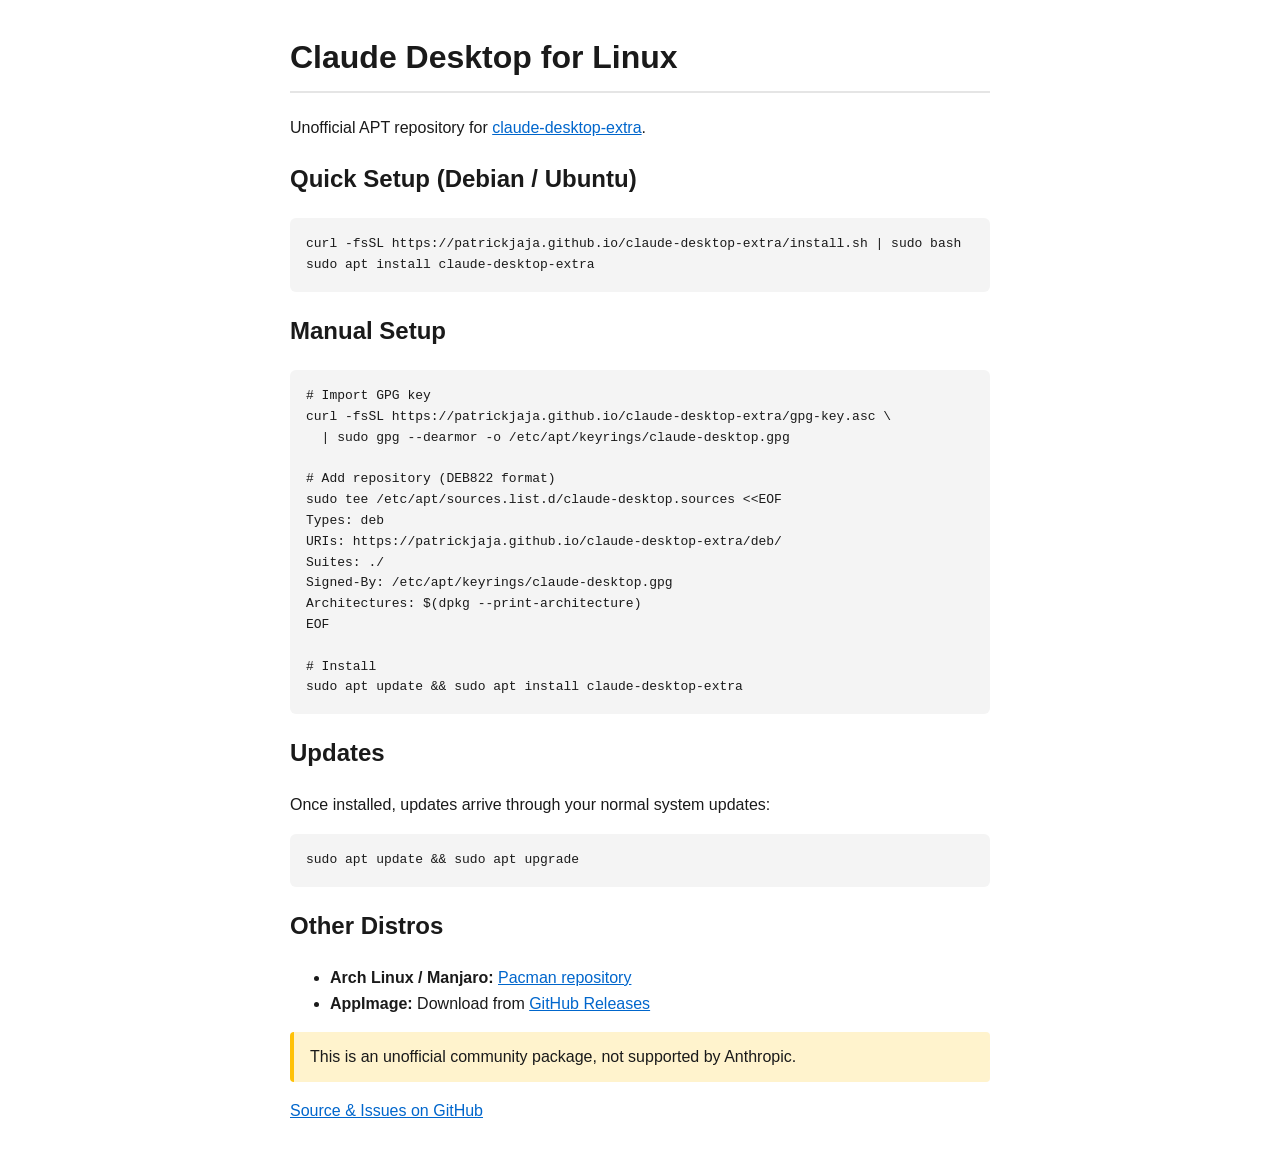
<file: packaging/apt/index.html>
<!DOCTYPE html>
<html lang="en">
<head>
  <meta charset="utf-8">
  <meta name="viewport" content="width=device-width, initial-scale=1">
  <title>Claude Desktop for Linux — APT Repository</title>
  <style>
    body { font-family: -apple-system, BlinkMacSystemFont, "Segoe UI", Roboto, sans-serif; max-width: 700px; margin: 2rem auto; padding: 0 1rem; color: #1a1a1a; line-height: 1.6; }
    h1 { border-bottom: 2px solid #e5e5e5; padding-bottom: 0.5rem; }
    pre { background: #f4f4f4; padding: 1rem; border-radius: 6px; overflow-x: auto; }
    code { background: #f4f4f4; padding: 0.15rem 0.3rem; border-radius: 3px; font-size: 0.9em; }
    a { color: #0066cc; }
    .note { background: #fff3cd; border-left: 4px solid #ffc107; padding: 0.75rem 1rem; border-radius: 4px; margin: 1rem 0; }
  </style>
</head>
<body>
  <h1>Claude Desktop for Linux</h1>
  <p>Unofficial APT repository for <a href="https://github.com/patrickjaja/claude-desktop-extra">claude-desktop-extra</a>.</p>

  <h2>Quick Setup (Debian / Ubuntu)</h2>
  <pre>curl -fsSL https://patrickjaja.github.io/claude-desktop-extra/install.sh | sudo bash
sudo apt install claude-desktop-extra</pre>

  <h2>Manual Setup</h2>
  <pre># Import GPG key
curl -fsSL https://patrickjaja.github.io/claude-desktop-extra/gpg-key.asc \
  | sudo gpg --dearmor -o /etc/apt/keyrings/claude-desktop.gpg

# Add repository (DEB822 format)
sudo tee /etc/apt/sources.list.d/claude-desktop.sources &lt;&lt;EOF
Types: deb
URIs: https://patrickjaja.github.io/claude-desktop-extra/deb/
Suites: ./
Signed-By: /etc/apt/keyrings/claude-desktop.gpg
Architectures: $(dpkg --print-architecture)
EOF

# Install
sudo apt update &amp;&amp; sudo apt install claude-desktop-extra</pre>

  <h2>Updates</h2>
  <p>Once installed, updates arrive through your normal system updates:</p>
  <pre>sudo apt update &amp;&amp; sudo apt upgrade</pre>

  <h2>Other Distros</h2>
  <ul>
    <li><strong>Arch Linux / Manjaro:</strong> <a href="https://github.com/patrickjaja/claude-desktop-extra#arch-linux--manjaro-pacman-repository">Pacman repository</a></li>
    <li><strong>AppImage:</strong> Download from <a href="https://github.com/patrickjaja/claude-desktop-extra/releases/latest">GitHub Releases</a></li>
  </ul>

  <div class="note">
    This is an unofficial community package, not supported by Anthropic.
  </div>

  <p><a href="https://github.com/patrickjaja/claude-desktop-extra">Source &amp; Issues on GitHub</a></p>
</body>
</html>
</file>
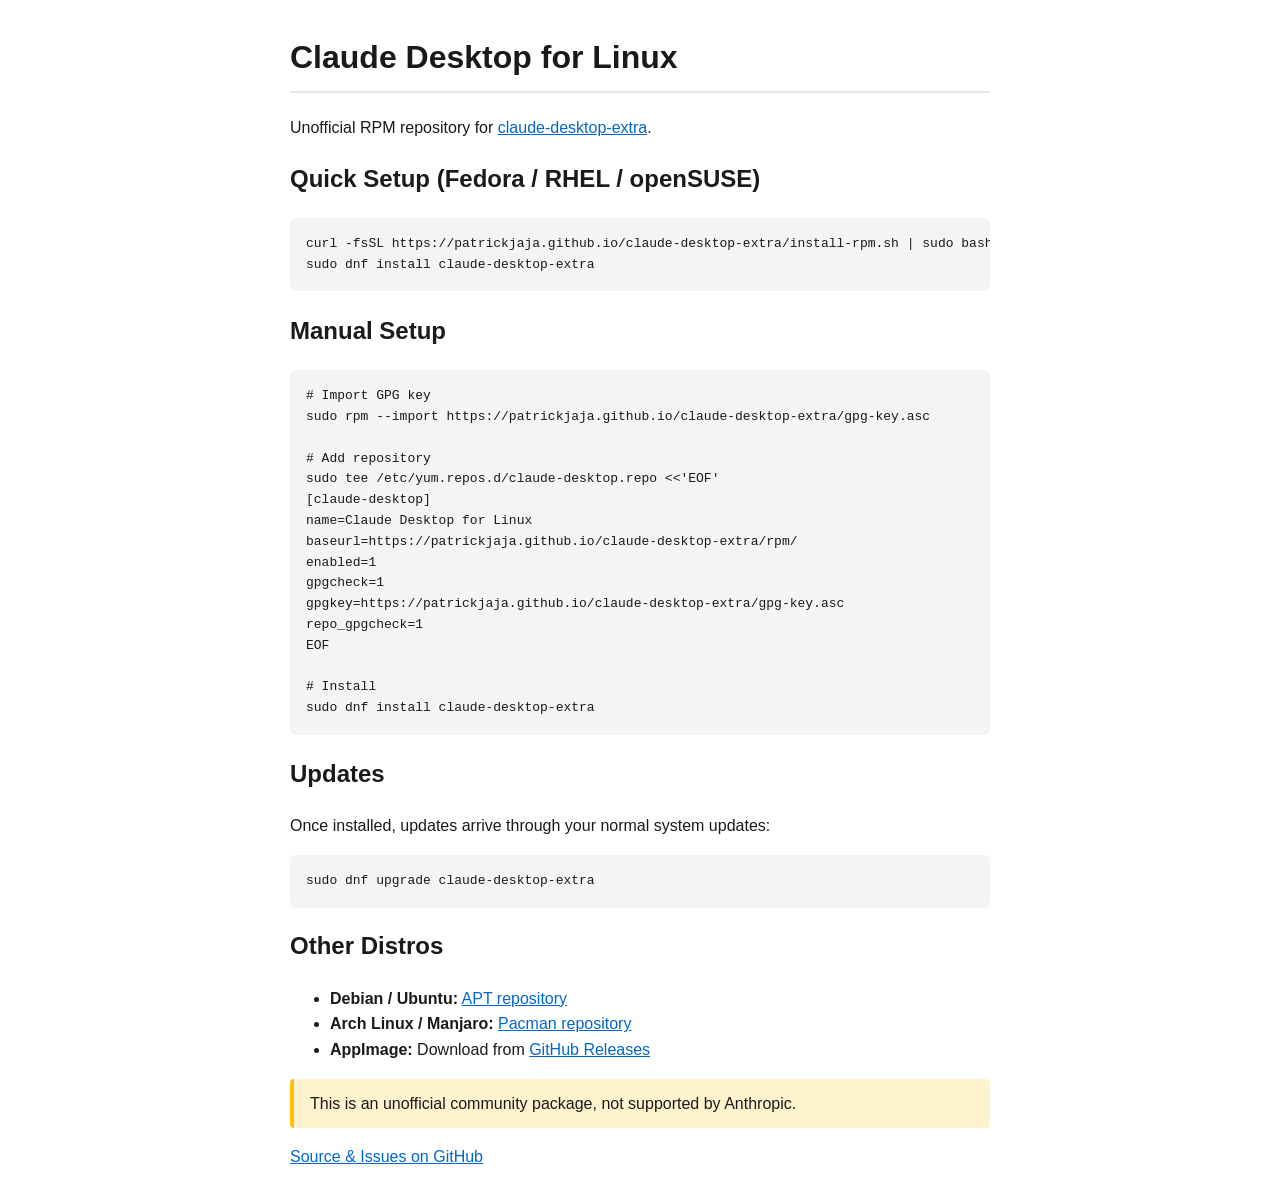
<file: packaging/rpm/index.html>
<!DOCTYPE html>
<html lang="en">
<head>
  <meta charset="utf-8">
  <meta name="viewport" content="width=device-width, initial-scale=1">
  <title>Claude Desktop for Linux — RPM Repository</title>
  <style>
    body { font-family: -apple-system, BlinkMacSystemFont, "Segoe UI", Roboto, sans-serif; max-width: 700px; margin: 2rem auto; padding: 0 1rem; color: #1a1a1a; line-height: 1.6; }
    h1 { border-bottom: 2px solid #e5e5e5; padding-bottom: 0.5rem; }
    pre { background: #f4f4f4; padding: 1rem; border-radius: 6px; overflow-x: auto; }
    code { background: #f4f4f4; padding: 0.15rem 0.3rem; border-radius: 3px; font-size: 0.9em; }
    a { color: #0066cc; }
    .note { background: #fff3cd; border-left: 4px solid #ffc107; padding: 0.75rem 1rem; border-radius: 4px; margin: 1rem 0; }
  </style>
</head>
<body>
  <h1>Claude Desktop for Linux</h1>
  <p>Unofficial RPM repository for <a href="https://github.com/patrickjaja/claude-desktop-extra">claude-desktop-extra</a>.</p>

  <h2>Quick Setup (Fedora / RHEL / openSUSE)</h2>
  <pre>curl -fsSL https://patrickjaja.github.io/claude-desktop-extra/install-rpm.sh | sudo bash
sudo dnf install claude-desktop-extra</pre>

  <h2>Manual Setup</h2>
  <pre># Import GPG key
sudo rpm --import https://patrickjaja.github.io/claude-desktop-extra/gpg-key.asc

# Add repository
sudo tee /etc/yum.repos.d/claude-desktop.repo &lt;&lt;'EOF'
[claude-desktop]
name=Claude Desktop for Linux
baseurl=https://patrickjaja.github.io/claude-desktop-extra/rpm/
enabled=1
gpgcheck=1
gpgkey=https://patrickjaja.github.io/claude-desktop-extra/gpg-key.asc
repo_gpgcheck=1
EOF

# Install
sudo dnf install claude-desktop-extra</pre>

  <h2>Updates</h2>
  <p>Once installed, updates arrive through your normal system updates:</p>
  <pre>sudo dnf upgrade claude-desktop-extra</pre>

  <h2>Other Distros</h2>
  <ul>
    <li><strong>Debian / Ubuntu:</strong> <a href="https://patrickjaja.github.io/claude-desktop-extra/">APT repository</a></li>
    <li><strong>Arch Linux / Manjaro:</strong> <a href="https://github.com/patrickjaja/claude-desktop-extra#arch-linux--manjaro-pacman-repository">Pacman repository</a></li>
    <li><strong>AppImage:</strong> Download from <a href="https://github.com/patrickjaja/claude-desktop-extra/releases/latest">GitHub Releases</a></li>
  </ul>

  <div class="note">
    This is an unofficial community package, not supported by Anthropic.
  </div>

  <p><a href="https://github.com/patrickjaja/claude-desktop-extra">Source &amp; Issues on GitHub</a></p>
</body>
</html>
</file>
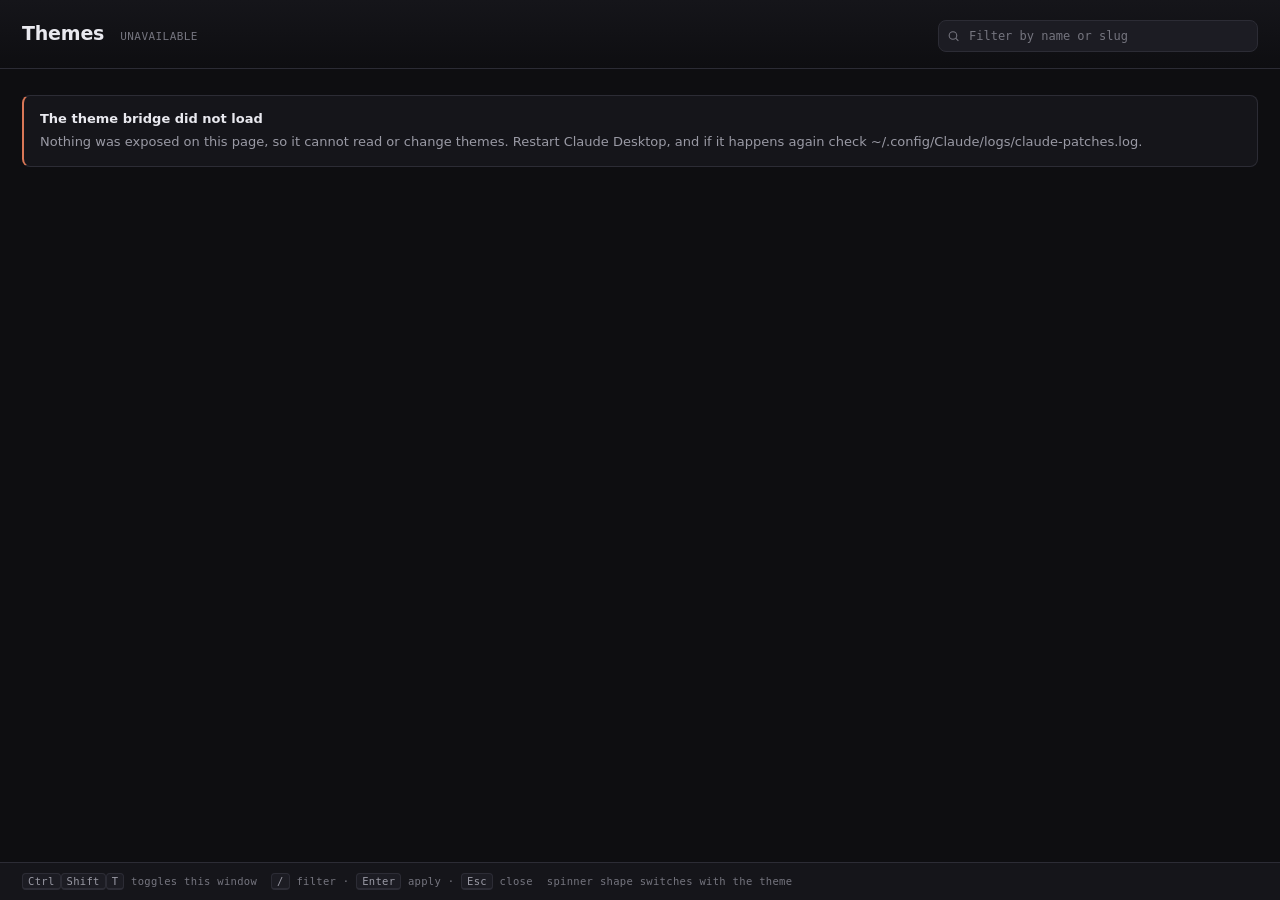
<file: js/theme_picker_page.html>
<!doctype html>
<html lang="en">
<head>
<meta charset="utf-8">
<meta name="viewport" content="width=device-width,initial-scale=1">
<title>Themes</title>
<style>
/*
 * Theme picker chrome. Deliberately achromatic: 84+ palettes are on screen at
 * once, so the only color the window carries is --accent, which is taken from
 * the palette you have selected. Everything else is neutral so the swatches
 * are the loudest thing on the page.
 */
:root{
  --ink-900:#0e0e11;
  --ink-800:#15151a;
  --ink-700:#1c1c23;
  --ink-600:#24242c;
  --line:#2c2c35;
  --fog-500:#75757f;
  --fog-400:#9a9aa5;
  --fog-100:#e9e9ef;
  --accent:#d97757;
  --sans:"Inter","Cantarell","Ubuntu","DejaVu Sans",system-ui,sans-serif;
  --mono:"JetBrains Mono","Fira Code","DejaVu Sans Mono","Liberation Mono",ui-monospace,monospace;
  --pad:22px;
}
*{box-sizing:border-box}
html,body{height:100%}
body{
  margin:0;
  background:var(--ink-900);
  color:var(--fog-100);
  font-family:var(--sans);
  font-size:14px;
  line-height:1.45;
  -webkit-font-smoothing:antialiased;
  overflow:hidden;
}
#app{display:flex;flex-direction:column;height:100%}

/* ---- header ---------------------------------------------------------- */
header{
  flex:0 0 auto;
  display:flex;
  align-items:baseline;
  gap:16px;
  flex-wrap:wrap;
  padding:20px var(--pad) 16px;
  border-bottom:1px solid var(--line);
  background:linear-gradient(var(--ink-800),var(--ink-900));
}
h1{
  margin:0;
  font-size:19px;
  font-weight:620;
  letter-spacing:-0.01em;
}
.tally{
  font-family:var(--mono);
  font-size:11px;
  color:var(--fog-500);
  letter-spacing:0.04em;
  text-transform:uppercase;
}
.search{
  margin-left:auto;
  position:relative;
  flex:1 1 220px;
  max-width:320px;
  min-width:160px;
}
.search input{
  width:100%;
  padding:8px 12px 8px 30px;
  border:1px solid var(--line);
  border-radius:8px;
  background:var(--ink-700);
  color:var(--fog-100);
  font-family:var(--mono);
  font-size:12px;
}
.search input::placeholder{color:var(--fog-500)}
.search input:focus{outline:none;border-color:var(--accent);box-shadow:0 0 0 3px color-mix(in srgb,var(--accent) 22%,transparent)}
.search svg{position:absolute;left:9px;top:50%;transform:translateY(-50%);width:13px;height:13px;stroke:var(--fog-500);fill:none;stroke-width:2}

/* ---- scroll body ----------------------------------------------------- */
main{flex:1 1 auto;overflow-y:auto;padding:6px var(--pad) 26px;scrollbar-width:thin;scrollbar-color:var(--ink-600) transparent}
section{margin-top:22px}
section[hidden]{display:none}
/* Gaming palettes are their own thing: a full-width rule sets them apart from the
   palettes above instead of relying on the eyebrow's trailing hairline alone. */
.section-split{margin-top:30px;padding-top:26px;border-top:1px solid var(--line)}
.eyebrow{
  display:flex;
  align-items:center;
  gap:10px;
  margin:0 0 12px;
  font-family:var(--mono);
  font-size:10.5px;
  font-weight:500;
  letter-spacing:0.13em;
  text-transform:uppercase;
  color:var(--fog-400);
}
.eyebrow::after{content:"";flex:1;height:1px;background:var(--line)}
.badge{
  padding:1px 7px;
  border-radius:20px;
  background:var(--ink-700);
  color:var(--fog-400);
  font-size:10px;
  letter-spacing:0.06em;
}
.grid{
  display:grid;
  grid-template-columns:repeat(auto-fill,minmax(236px,1fr));
  gap:12px;
}

/* ---- palette card ---------------------------------------------------- */
.card{
  display:flex;
  flex-direction:column;
  gap:9px;
  width:100%;
  padding:13px 13px 12px;
  border:1px solid var(--line);
  border-radius:11px;
  background:var(--ink-800);
  color:inherit;
  font:inherit;
  text-align:left;
  cursor:pointer;
  transition:border-color .14s ease,transform .14s ease,background-color .14s ease;
}
.card[hidden]{display:none}
.card:hover{background:var(--ink-700);border-color:#3a3a46;transform:translateY(-1px)}
.card:focus-visible{outline:2px solid var(--accent);outline-offset:2px}
.card[aria-pressed="true"]{
  border-color:var(--accent);
  box-shadow:0 0 0 1px var(--accent),0 6px 22px -12px var(--accent);
}
.card-head{display:flex;align-items:center;gap:8px}
.card-title{
  flex:1;
  min-width:0;
  font-size:14.5px;
  font-weight:600;
  letter-spacing:-0.005em;
  overflow:hidden;
  text-overflow:ellipsis;
  white-space:nowrap;
}
.card-check{
  flex:0 0 auto;
  width:17px;height:17px;
  border-radius:50%;
  background:var(--accent);
  color:var(--ink-900);
  font-size:11px;
  font-weight:700;
  line-height:17px;
  text-align:center;
  opacity:0;
  transform:scale(.6);
  transition:opacity .16s ease,transform .16s ease;
}
.card[aria-pressed="true"] .card-check{opacity:1;transform:scale(1)}
.card-slug{
  font-family:var(--mono);
  font-size:10.5px;
  color:var(--fog-500);
  letter-spacing:0.02em;
  overflow:hidden;
  text-overflow:ellipsis;
  white-space:nowrap;
}
.strips{display:flex;flex-direction:column;gap:5px}
.strip{
  display:flex;
  align-items:center;
  gap:5px;
  padding:5px 8px;
  border-radius:7px;
  box-shadow:inset 0 0 0 1px rgba(0,0,0,.22),0 0 0 1px rgba(255,255,255,.05);
}
.strip-k{
  flex:0 0 auto;
  width:12px;
  margin-right:1px;
  font-family:var(--mono);
  font-size:9px;
  font-weight:600;
  letter-spacing:0.06em;
  opacity:.62;
}
.dot{flex:0 0 auto;width:12px;height:12px;border-radius:50%;box-shadow:0 0 0 1px rgba(0,0,0,.28)}
.strip--stock{background:repeating-linear-gradient(115deg,var(--ink-700) 0 5px,var(--ink-600) 5px 10px);color:var(--fog-400)}
.strip--stock .strip-k{opacity:1}
.stock-note{font-family:var(--mono);font-size:9.5px;letter-spacing:.04em;color:var(--fog-500)}

/* ---- states ---------------------------------------------------------- */
.notice{
  margin:20px 0 0;
  padding:14px 16px;
  border:1px solid var(--line);
  border-left:2px solid var(--accent);
  border-radius:8px;
  background:var(--ink-800);
  color:var(--fog-400);
  font-size:13px;
}
.notice strong{display:block;margin-bottom:4px;color:var(--fog-100);font-weight:600}
.notice code{font-family:var(--mono);font-size:12px;color:var(--fog-100)}
#empty[hidden],#error[hidden]{display:none}

/* ---- footer + toast -------------------------------------------------- */
footer{
  flex:0 0 auto;
  display:flex;
  align-items:center;
  flex-wrap:wrap;
  gap:6px 14px;
  padding:11px var(--pad);
  border-top:1px solid var(--line);
  background:var(--ink-800);
  font-family:var(--mono);
  font-size:10.5px;
  letter-spacing:0.03em;
  color:var(--fog-500);
}
footer > span{white-space:nowrap}
kbd{
  padding:1px 5px;
  border:1px solid var(--line);
  border-bottom-width:2px;
  border-radius:4px;
  background:var(--ink-700);
  color:var(--fog-400);
  font:inherit;
}
/* Floated clear of the footer flow: a long theme name must never reflow the
   keyboard hints out from under the reader. */
#toast{
  position:fixed;
  right:var(--pad);
  bottom:52px;
  max-width:calc(100% - 2 * var(--pad));
  padding:7px 13px;
  border-radius:20px;
  background:var(--accent);
  color:var(--ink-900);
  font-family:var(--mono);
  font-size:10.5px;
  font-weight:600;
  letter-spacing:0.01em;
  white-space:nowrap;
  overflow:hidden;
  text-overflow:ellipsis;
  box-shadow:0 10px 30px -10px rgba(0,0,0,.85);
  pointer-events:none;
  opacity:0;
  transform:translateY(6px);
  transition:opacity .18s ease,transform .18s ease;
}
#toast.show{opacity:1;transform:none}
#toast.bad{background:#e0534f;color:#fff}

@media (prefers-reduced-motion:reduce){
  *{transition:none!important}
  .card:hover{transform:none}
}
</style>
</head>
<body>
<div id="app">
  <header>
    <h1>Themes</h1>
    <span class="tally" id="tally">loading</span>
    <label class="search">
      <svg viewBox="0 0 24 24" aria-hidden="true"><circle cx="11" cy="11" r="7"/><path d="M16.5 16.5 21 21"/></svg>
      <input id="search" type="search" placeholder="Filter by name or slug" autocomplete="off" spellcheck="false" aria-label="Filter themes">
    </label>
  </header>

  <main id="main">
    <p class="notice" id="error" hidden></p>
    <p class="notice" id="empty" hidden></p>
    <section id="sec-stock" hidden>
      <h2 class="eyebrow">Stock</h2>
      <div class="grid" id="grid-stock"></div>
    </section>
    <section id="sec-custom" hidden>
      <h2 class="eyebrow">Your themes <span class="badge" id="count-custom">0</span></h2>
      <div class="grid" id="grid-custom"></div>
    </section>
    <section id="sec-gaming" class="section-split" hidden>
      <h2 class="eyebrow">Gaming <span class="badge" id="count-gaming">0</span></h2>
      <div class="grid" id="grid-gaming"></div>
    </section>
    <section id="sec-common" hidden>
      <h2 class="eyebrow">Common <span class="badge" id="count-common">0</span></h2>
      <div class="grid" id="grid-common"></div>
    </section>
  </main>

  <footer>
    <span><kbd>Ctrl</kbd><kbd>Shift</kbd><kbd>T</kbd> toggles this window</span>
    <span><kbd>/</kbd> filter &middot; <kbd>Enter</kbd> apply &middot; <kbd>Esc</kbd> close</span>
    <span>spinner shape switches with the theme</span>
    <span id="toast" role="status" aria-live="polite"></span>
  </footer>
</div>

<script>
"use strict";
(function () {
  var SWATCH = ["--bg-000", "--text-000", "--accent-brand", "--accent-pro-100", "--danger-100", "--warning-100", "--success-100"];
  var SECTIONS = ["custom", "gaming", "common"];
  var LABEL = { custom: "Your themes", gaming: "Gaming", common: "Common" };
  var state = { entries: [], active: null, cards: [] };
  var toastTimer = null;

  function $(id) { return document.getElementById(id); }
  function el(tag, cls, text) {
    var n = document.createElement(tag);
    if (cls) n.className = cls;
    if (text !== undefined && text !== null) n.textContent = text;
    return n;
  }

  // Theme tokens are authored as "H S% L%" (CSS Color 4 shorthand); --claude-*
  // tokens are plain hex. Normalize both to something a style attribute accepts.
  function pct(x) {
    x = String(x).trim();
    return /%$/.test(x) ? x : parseFloat(x) + "%";
  }
  function color(v, fallback) {
    if (typeof v !== "string") return fallback;
    v = v.trim();
    if (!v) return fallback;
    if (v.charAt(0) === "#" || /^(rgb|hsl|oklch|color)a?\(/i.test(v)) return v;
    var p = v.split(/[\s,]+/);
    if (p.length < 3) return fallback;
    var h = parseFloat(p[0]);
    if (isNaN(h)) return fallback;
    return "hsl(" + h + "," + pct(p[1]) + "," + pct(p[2]) + ")";
  }

  function strip(vars, key) {
    var row = el("span", "strip");
    row.style.background = color(vars && vars["--bg-100"], "#1c1c23");
    var k = el("span", "strip-k", key);
    k.style.color = color(vars && vars["--text-000"], "#9a9aa5");
    row.appendChild(k);
    for (var i = 0; i < SWATCH.length; i++) {
      var dot = el("span", "dot");
      dot.style.background = color(vars && vars[SWATCH[i]], "#3a3a46");
      row.appendChild(dot);
    }
    return row;
  }

  function card(entry) {
    var b = el("button", "card");
    b.type = "button";
    b.setAttribute("aria-pressed", "false");
    b.dataset.name = entry.name;
    b.dataset.hay = (entry.displayName + " " + entry.name + " " + entry.source +
                     " " + (entry.category || "")).toLowerCase();

    var head = el("span", "card-head");
    head.appendChild(el("span", "card-title", entry.displayName));
    head.appendChild(el("span", "card-check", "✓"));
    b.appendChild(head);
    b.appendChild(el("span", "card-slug", entry.name || "stock"));

    var strips = el("span", "strips");
    if (entry.source === "stock") {
      var rows = [["D", "Claude's own dark"], ["L", "Claude's own light"]];
      for (var r = 0; r < rows.length; r++) {
        var s = el("span", "strip strip--stock");
        s.appendChild(el("span", "strip-k", rows[r][0]));
        s.appendChild(el("span", "stock-note", rows[r][1]));
        strips.appendChild(s);
      }
    } else {
      strips.appendChild(strip(entry.dark, "D"));
      strips.appendChild(strip(entry.light, "L"));
    }
    b.appendChild(strips);

    b.addEventListener("click", function () { pick(entry.name); });
    return b;
  }

  function accentOf(name) {
    for (var i = 0; i < state.entries.length; i++) {
      var e = state.entries[i];
      if (e.name === name) {
        return color((e.dark && e.dark["--accent-brand"]) || (e.light && e.light["--accent-brand"]), null);
      }
    }
    return null;
  }

  function paintAccent() {
    var a = state.active ? accentOf(state.active) : null;
    document.documentElement.style.setProperty("--accent", a || "#d97757");
  }

  function markActive() {
    for (var i = 0; i < state.cards.length; i++) {
      var c = state.cards[i];
      var on = (c.dataset.name || "") === (state.active || "");
      c.setAttribute("aria-pressed", on ? "true" : "false");
    }
  }

  function toast(msg, bad) {
    var t = $("toast");
    t.textContent = msg;
    t.className = "show" + (bad ? " bad" : "");
    if (toastTimer) clearTimeout(toastTimer);
    toastTimer = setTimeout(function () { t.className = ""; }, 3600);
  }

  function fail(title, detail) {
    var box = $("error");
    box.hidden = false;
    box.textContent = "";
    box.appendChild(el("strong", null, title));
    box.appendChild(document.createTextNode(detail || ""));
    $("tally").textContent = "unavailable";
  }

  function pick(name) {
    if (!window.cdbThemes) return;
    window.cdbThemes.apply(name).then(function (r) {
      if (!r || !r.ok) {
        toast((r && r.error) || "Could not apply that theme", true);
        return;
      }
      state.active = name || null;
      markActive();
      paintAccent();
      var where = (r && r.saved) || "claude-desktop-extra.jsonc";
      var shown = name || "stock";
      for (var i = 0; i < state.entries.length; i++) {
        if (state.entries[i].name === name) { shown = state.entries[i].displayName; break; }
      }
      toast(name ? "Applied " + shown + " - saved to " + where
                 : "Restored Claude's palette - saved to " + where);
    }, function (e) {
      toast("Could not reach the theme engine: " + (e && e.message), true);
    });
  }

  function filter(q) {
    q = q.trim().toLowerCase();
    var shown = 0;
    var perSection = { custom: 0, gaming: 0, common: 0, stock: 0 };
    for (var i = 0; i < state.cards.length; i++) {
      var c = state.cards[i];
      var hit = !q || c.dataset.hay.indexOf(q) >= 0;
      c.hidden = !hit;
      if (hit) { shown++; perSection[c.dataset.source]++; }
    }
    for (var s = 0; s < SECTIONS.length; s++) {
      var key = SECTIONS[s];
      var sec = $("sec-" + key);
      if (!sec) continue;
      sec.hidden = perSection[key] === 0;
      var badge = $("count-" + key);
      if (badge) badge.textContent = String(perSection[key]);
    }
    var stock = $("sec-stock");
    if (stock) stock.hidden = perSection.stock === 0;
    var empty = $("empty");
    if (shown === 0) {
      empty.hidden = false;
      empty.textContent = "";
      empty.appendChild(el("strong", null, "Nothing matches “" + q + "”"));
      empty.appendChild(document.createTextNode("Search a family (catppuccin, gruvbox, rose-pine), a color, or a slug."));
    } else {
      empty.hidden = true;
    }
  }

  // 2D movement across the visible cards: left/right walk the flow, up/down jump
  // to the nearest card on the neighbouring row.
  function visible() {
    return state.cards.filter(function (c) { return !c.hidden && c.offsetParent !== null; });
  }
  function move(from, dir) {
    var vis = visible();
    var i = vis.indexOf(from);
    if (i < 0) return null;
    if (dir === "next") return vis[Math.min(i + 1, vis.length - 1)];
    if (dir === "prev") return vis[Math.max(i - 1, 0)];
    var top = from.offsetTop;
    var left = from.offsetLeft;
    var best = null;
    var bestDx = Infinity;
    for (var n = 0; n < vis.length; n++) {
      var c = vis[n];
      var below = c.offsetTop > top + 4;
      var above = c.offsetTop < top - 4;
      if (dir === "down" ? !below : !above) continue;
      if (best) {
        if (dir === "down" ? c.offsetTop > best.offsetTop : c.offsetTop < best.offsetTop) continue;
      }
      var dx = Math.abs(c.offsetLeft - left);
      if (!best || c.offsetTop !== best.offsetTop || dx < bestDx) {
        best = c;
        bestDx = dx;
      }
    }
    return best;
  }

  document.addEventListener("keydown", function (ev) {
    var k = ev.key;
    if (k === "Escape" || (ev.ctrlKey && ev.shiftKey && k && k.toLowerCase() === "t")) {
      ev.preventDefault();
      if (window.cdbThemes && window.cdbThemes.close) window.cdbThemes.close();
      return;
    }
    var search = $("search");
    if (k === "/" && document.activeElement !== search) {
      ev.preventDefault();
      search.focus();
      search.select();
      return;
    }
    if (document.activeElement === search) {
      if (k === "ArrowDown") {
        var first = visible()[0];
        if (first) { ev.preventDefault(); first.focus(); }
      }
      return;
    }
    var cur = document.activeElement;
    if (!cur || !cur.classList || !cur.classList.contains("card")) return;
    var dir = k === "ArrowRight" ? "next" : k === "ArrowLeft" ? "prev"
            : k === "ArrowDown" ? "down" : k === "ArrowUp" ? "up" : null;
    if (!dir) return;
    var target = move(cur, dir);
    if (target) {
      ev.preventDefault();
      target.focus();
      target.scrollIntoView({ block: "nearest" });
    }
  });

  $("search").addEventListener("input", function (ev) { filter(ev.target.value); });

  // A theme's SOURCE is its resolution tier (custom > builtin > community); its
  // CATEGORY is how it is grouped on screen. Gaming palettes ship as built-ins but
  // get their own separated section - and a gaming-category theme from any source
  // (a community palette, or one of your own) lands there too. Built-in and
  // community palettes share the "Common" section: which of the two a palette
  // ships as is a packaging detail, not a reason to look in a different list.
  function bucketOf(entry) {
    if (entry.source === "stock") return "stock";
    if (entry.category === "gaming") return "gaming";
    if (entry.source === "custom") return "custom";
    return "common";
  }

  function render() {
    var buckets = { stock: [], custom: [], gaming: [], common: [] };
    for (var i = 0; i < state.entries.length; i++) {
      var e = state.entries[i];
      var b = bucketOf(e);
      if (buckets[b]) buckets[b].push(e);
    }
    var keys = ["stock"].concat(SECTIONS);
    for (var s = 0; s < keys.length; s++) {
      var key = keys[s];
      var grid = $("grid-" + key);
      var sec = $("sec-" + key);
      if (!grid || !sec) continue;
      var list = buckets[key];
      sec.hidden = list.length === 0;
      var badge = $("count-" + key);
      if (badge) badge.textContent = String(list.length);
      for (var n = 0; n < list.length; n++) {
        var c = card(list[n]);
        c.dataset.source = key;
        grid.appendChild(c);
        state.cards.push(c);
      }
    }
    var n2 = state.entries.length - 1;
    $("tally").textContent = n2 + " palettes";
    markActive();
    paintAccent();
  }

  function boot() {
    if (!window.cdbThemes) {
      fail("The theme bridge did not load",
           "Nothing was exposed on this page, so it cannot read or change themes. Restart Claude Desktop, and if it happens again check ~/.config/Claude/logs/claude-patches.log.");
      return;
    }
    Promise.all([window.cdbThemes.list(), window.cdbThemes.active()]).then(function (res) {
      var l = res[0];
      var a = res[1];
      if (!l || !l.ok) {
        fail("The theme engine is not available",
             (l && l.error) || "The custom-themes patch did not install its registry in this build.");
        return;
      }
      state.entries = [{ name: "", displayName: "Claude default", source: "stock" }].concat(l.entries || []);
      state.active = (a && a.ok) ? (a.name || null) : null;
      render();
      var first = state.cards.filter(function (c) { return c.getAttribute("aria-pressed") === "true"; })[0];
      (first || $("search")).focus();
    }, function (e) {
      fail("Could not reach the theme engine", (e && e.message) || "");
    });
  }

  boot();
})();
</script>
</body>
</html>
</file>
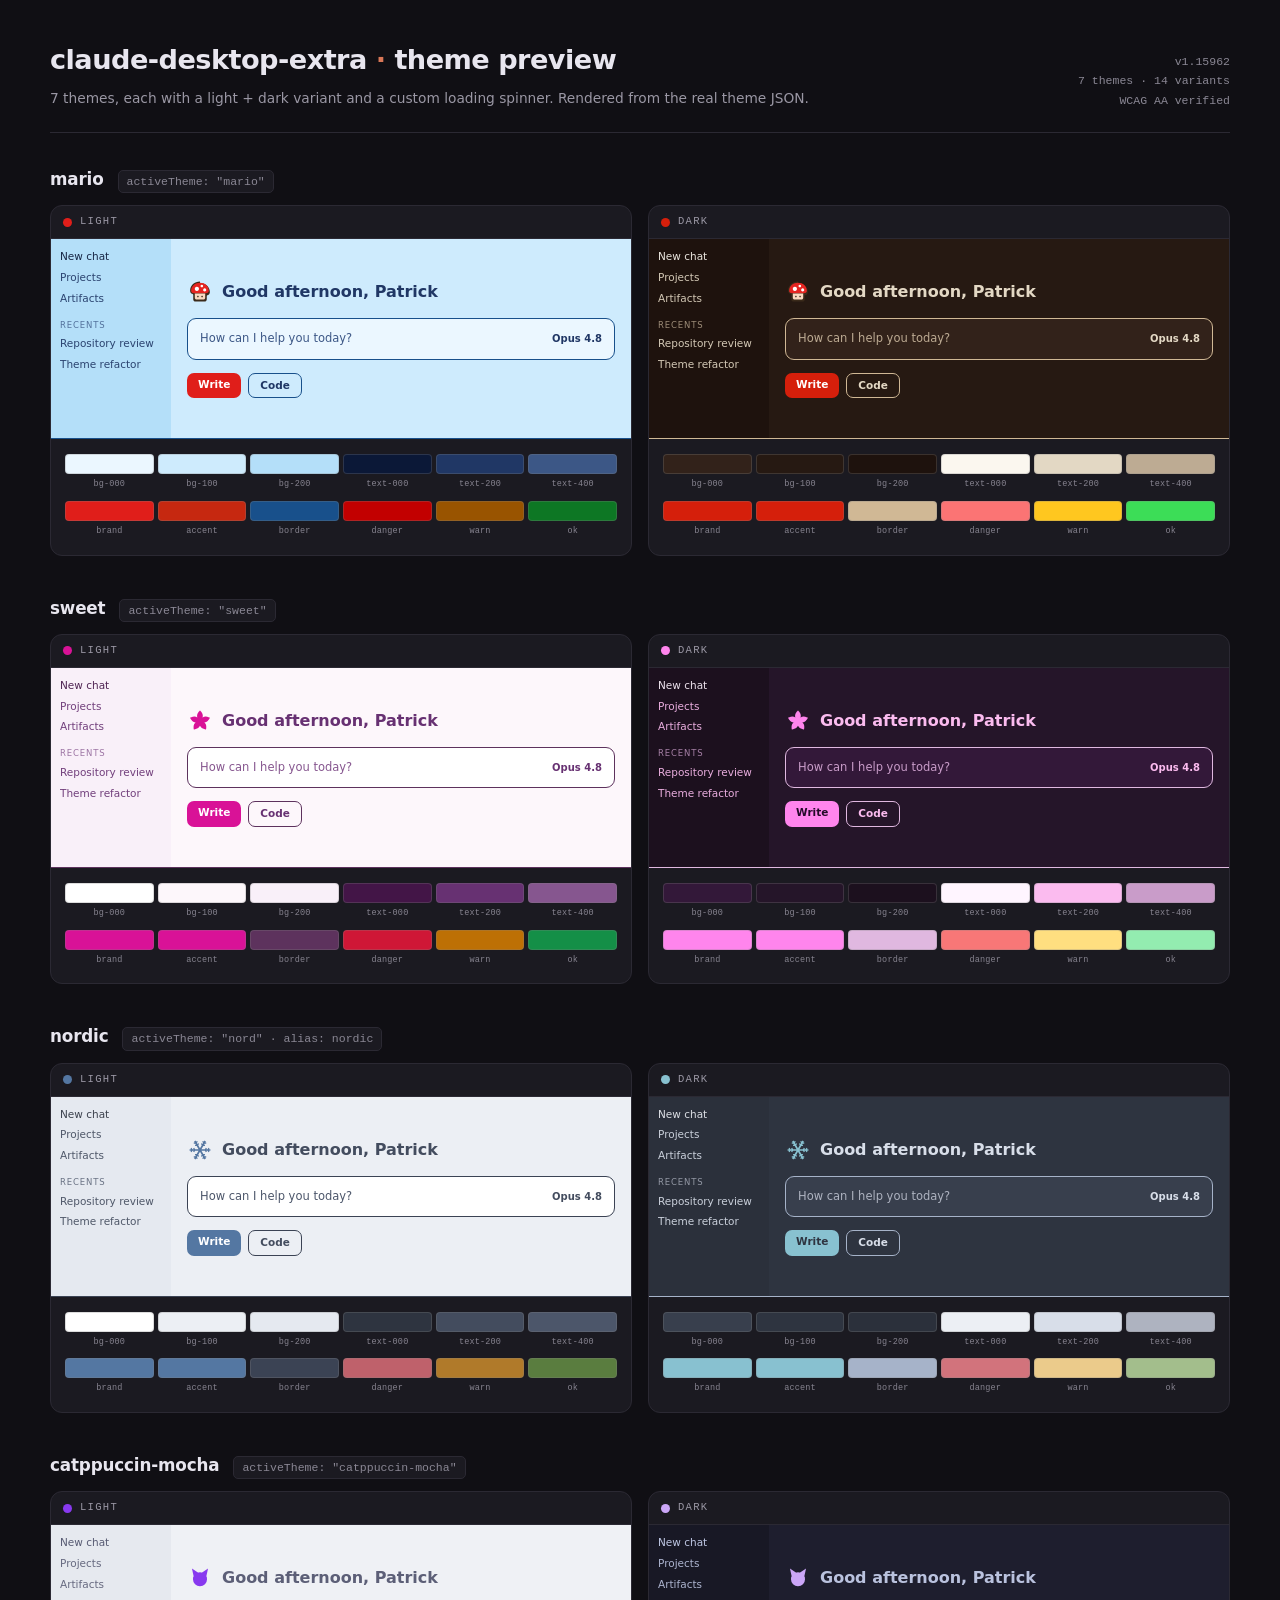
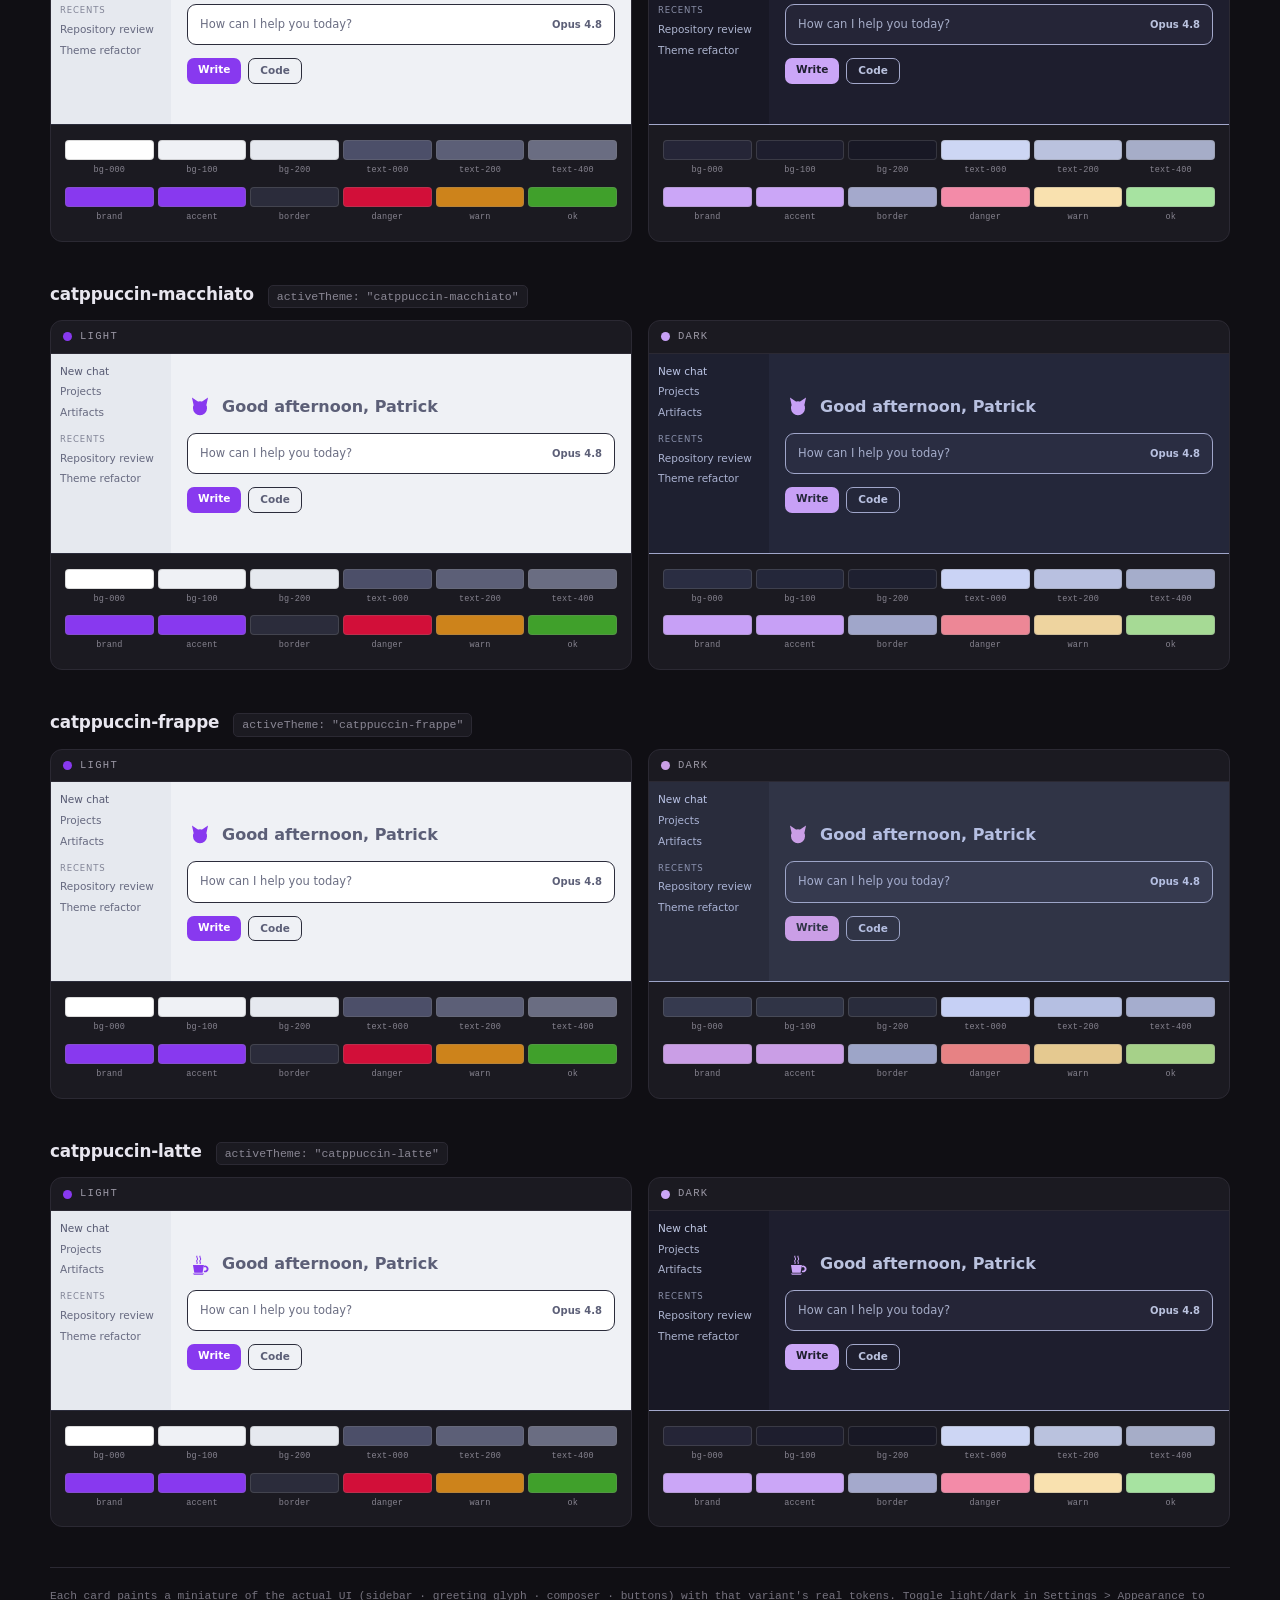
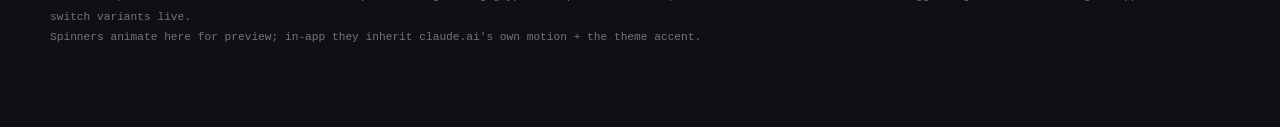
<file: themes/THEME_PREVIEW.html>
<!doctype html>
<html lang="en"><head><meta charset="utf-8">
<meta name="viewport" content="width=device-width, initial-scale=1">
<title>claude-desktop-extra · theme preview</title>
<style>
  :root {
    --ink:#16151a; --ink-2:#4a4751; --paper:#100f14; --panel:#1b1a21;
    --line:#2b2933; --accent:#d97757; --mono:ui-monospace,"SFMono-Regular",Menlo,Consolas,monospace;
    --sans:system-ui,-apple-system,"Segoe UI",Roboto,sans-serif;
  }
  * { box-sizing:border-box; margin:0; }
  body { background:var(--paper); color:#e8e6ef; font-family:var(--sans);
    line-height:1.5; padding:40px 28px 80px; -webkit-font-smoothing:antialiased; }
  .wrap { max-width:1180px; margin:0 auto; }
  header.top { border-bottom:1px solid var(--line); padding-bottom:22px; margin-bottom:34px;
    display:flex; justify-content:space-between; align-items:flex-end; gap:24px; flex-wrap:wrap; }
  header.top h1 { font-size:1.7rem; font-weight:680; letter-spacing:-.02em; }
  header.top h1 b { color:var(--accent); font-weight:680; }
  header.top p { font-family:var(--mono); font-size:.72rem; color:#8a8794; text-align:right; line-height:1.7; }
  .theme { margin-bottom:40px; }
  .theme-h { display:flex; align-items:baseline; gap:14px; margin-bottom:12px; flex-wrap:wrap; }
  .theme-h h2 { font-size:1.05rem; font-weight:640; letter-spacing:-.01em; }
  .theme-h code { font-family:var(--mono); font-size:.72rem; color:#8a8794;
    background:var(--panel); border:1px solid var(--line); padding:2px 8px; border-radius:5px; }
  .cards { display:grid; grid-template-columns:1fr 1fr; gap:16px; }
  @media (max-width:720px) { .cards { grid-template-columns:1fr; } }
  .card { border:1px solid var(--line); border-radius:12px; overflow:hidden; background:var(--panel); }
  .card-h { display:flex; align-items:center; gap:8px; padding:8px 12px;
    font-family:var(--mono); font-size:.66rem; text-transform:uppercase; letter-spacing:.12em;
    color:#9a97a4; border-bottom:1px solid var(--line); }
  .card-h .dot { width:9px; height:9px; border-radius:50%; }
  .mock { display:grid; grid-template-columns:120px 1fr; height:200px; border-bottom:1px solid;
    border-color:inherit; }
  .mock-side { padding:10px 9px; font-size:10.5px; display:flex; flex-direction:column; gap:5px; }
  .mock-side .mrow { opacity:.92; white-space:nowrap; overflow:hidden; text-overflow:ellipsis; }
  .mock-side .mlabel { font-size:8.5px; text-transform:uppercase; letter-spacing:.1em; margin-top:7px; opacity:.8; }
  .mock-main { padding:16px 16px; display:flex; flex-direction:column; gap:13px; justify-content:center; }
  .greet { display:flex; align-items:center; gap:9px; font-size:16px; font-weight:560; }
  .greet .gly { display:inline-flex; }
  .composer { border:1px solid; border-radius:9px; padding:11px 12px; font-size:11.5px;
    display:flex; justify-content:space-between; align-items:center; }
  .composer .model { font-size:10px; font-weight:560; }
  .btns { display:flex; gap:7px; }
  .btn { font-size:10.5px; padding:4px 11px; border-radius:7px; font-weight:560; }
  .btn.ghost { background:transparent !important; border:1px solid; }
  .swgrid { display:grid; grid-template-columns:repeat(6,1fr); gap:0; padding:10px 12px 12px; }
  .sw { display:flex; flex-direction:column; align-items:center; gap:4px; padding:5px 2px; }
  .sw .chip { width:100%; height:20px; border-radius:4px; border:1px solid rgba(128,128,128,.28); }
  .sw .swl { font-family:var(--mono); font-size:8.5px; color:#86838f; letter-spacing:.02em; }
  .sp-spin { animation:spin 3s linear infinite; transform-origin:50% 50%; }
  .sp-bounce { animation:bounce 1s ease-in-out infinite; }
  .sp-pulse { animation:pulse 1.6s ease-in-out infinite; }
  @keyframes spin { to { transform:rotate(360deg); } }
  @keyframes bounce { 0%,100%{transform:translateY(0)} 50%{transform:translateY(-14%)} }
  @keyframes pulse { 0%,100%{opacity:1} 50%{opacity:.5} }
  @media (prefers-reduced-motion:reduce) { .sp { animation:none !important; } }
  footer { margin-top:30px; padding-top:18px; border-top:1px solid var(--line);
    font-family:var(--mono); font-size:.7rem; color:#75727e; line-height:1.8; }
</style></head>
<body><div class="wrap">
  <header class="top">
    <div>
      <h1>claude-desktop-extra <b>·</b> theme preview</h1>
      <p style="font-family:var(--sans);color:#9a97a4;text-align:left;font-size:.86rem;margin-top:6px">
        7 themes, each with a light + dark variant and a custom loading spinner. Rendered from the real theme JSON.</p>
    </div>
    <p>v1.15962<br>7 themes · 14 variants<br>WCAG AA verified</p>
  </header>
  
    <section class="theme">
      <div class="theme-h">
        <h2>mario</h2>
        <code>activeTheme: "mario"</code>
      </div>
      <div class="cards">
    <div class="card light">
      <div class="card-h">
        <span class="dot" style="background:hsl(1 79.0% 49.0%)"></span>
        <span class="mode">light</span>
      </div>
      
    <div class="mock" style="background:hsl(203 92% 90%);border-color:hsl(211 70% 32%)">
      <div class="mock-side" style="background:hsl(202 85% 84%);color:hsl(220 52.0% 26.0%)">
        <div class="mrow" style="color:hsl(222 66% 13%)">New chat</div>
        <div class="mrow">Projects</div>
        <div class="mrow">Artifacts</div>
        <div class="mlabel" style="color:hsl(218 38.0% 38.0%)">Recents</div>
        <div class="mrow">Repository review</div>
        <div class="mrow">Theme refactor</div>
      </div>
      <div class="mock-main" style="background:hsl(203 92% 90%)">
        <div class="greet" style="color:hsl(220 52.0% 26.0%)">
          <span class="gly" style="color:hsl(1 79.0% 49.0%)"><svg class="sp sp-bounce" viewBox="0 0 100 100" width="26" height="26" style="fill:currentColor"><path d="M50 10c-21 0-38 15-38 35 0 6 3 10 8 12 2 1 4 2 4 5v16c0 5 4 9 9 9h34c5 0 9-4 9-9V67c0-3 2-4 4-5 5-2 8-6 8-12 0-20-17-35-38-35z" fill="#3A2A1A"/><path d="M50 14c-19 0-34 13-34 31 0 5 3 8 7 9 3 1 6 1 9 1h36c3 0 6 0 9-1 4-1 7-4 7-9 0-18-15-31-34-31z" fill="#E52521"/><path d="M30 56h40v16c0 4-3 7-7 7H37c-4 0-7-3-7-7V56z" fill="#FAD9C0"/><path d="M38 30a8 8 0 1 0 0.01 0z" fill="#FFFFFF"/><path d="M57 22a5 5 0 1 0 0.01 0z" fill="#FFFFFF"/><path d="M68 36a6 6 0 1 0 0.01 0z" fill="#FFFFFF"/><path d="M42 64a3 3 0 1 0 0.01 0z" fill="#3A2A1A"/><path d="M58 64a3 3 0 1 0 0.01 0z" fill="#3A2A1A"/></svg></span>
          <span>Good afternoon, Patrick</span>
        </div>
        <div class="composer" style="background:hsl(204 100% 96%);border-color:hsl(211 70% 32%);color:hsl(218 38.0% 38.0%)">
          How can I help you today?
          <span class="model" style="color:hsl(220 52.0% 26.0%)">Opus 4.8</span>
        </div>
        <div class="btns">
          <span class="btn" style="background:hsl(1 79.0% 49.0%);color:hsl(0 0% 100%)">Write</span>
          <span class="btn ghost" style="border-color:hsl(211 70% 32%);color:hsl(220 52.0% 26.0%)">Code</span>
        </div>
      </div>
    </div>
      <div class="swgrid"><div class="sw"><span class="chip" style="background:hsl(204 100% 96%)"></span><span class="swl">bg-000</span></div><div class="sw"><span class="chip" style="background:hsl(203 92% 90%)"></span><span class="swl">bg-100</span></div><div class="sw"><span class="chip" style="background:hsl(202 85% 84%)"></span><span class="swl">bg-200</span></div><div class="sw"><span class="chip" style="background:hsl(222 66% 13%)"></span><span class="swl">text-000</span></div><div class="sw"><span class="chip" style="background:hsl(220 52.0% 26.0%)"></span><span class="swl">text-200</span></div><div class="sw"><span class="chip" style="background:hsl(218 38.0% 38.0%)"></span><span class="swl">text-400</span></div><div class="sw"><span class="chip" style="background:hsl(1 79.0% 49.0%)"></span><span class="swl">brand</span></div><div class="sw"><span class="chip" style="background:hsl(8 85% 42%)"></span><span class="swl">accent</span></div><div class="sw"><span class="chip" style="background:hsl(211 70% 32%)"></span><span class="swl">border</span></div><div class="sw"><span class="chip" style="background:hsl(0 100.0% 38.0%)"></span><span class="swl">danger</span></div><div class="sw"><span class="chip" style="background:hsl(33 100.0% 30.0%)"></span><span class="swl">warn</span></div><div class="sw"><span class="chip" style="background:hsl(133 80.0% 26.0%)"></span><span class="swl">ok</span></div></div>
    </div>
    <div class="card dark">
      <div class="card-h">
        <span class="dot" style="background:hsl(6 90.0% 44.0%)"></span>
        <span class="mode">dark</span>
      </div>
      
    <div class="mock" style="background:hsl(20 36% 11%);border-color:hsl(36 38% 70%)">
      <div class="mock-side" style="background:hsl(18 40% 8.5%);color:hsl(38 35% 83%)">
        <div class="mrow" style="color:hsl(40 60% 96%)">New chat</div>
        <div class="mrow">Projects</div>
        <div class="mrow">Artifacts</div>
        <div class="mlabel" style="color:hsl(34 24.0% 66.0%)">Recents</div>
        <div class="mrow">Repository review</div>
        <div class="mrow">Theme refactor</div>
      </div>
      <div class="mock-main" style="background:hsl(20 36% 11%)">
        <div class="greet" style="color:hsl(38 35% 83%)">
          <span class="gly" style="color:hsl(6 90.0% 44.0%)"><svg class="sp sp-bounce" viewBox="0 0 100 100" width="26" height="26" style="fill:currentColor"><path d="M50 10c-21 0-38 15-38 35 0 6 3 10 8 12 2 1 4 2 4 5v16c0 5 4 9 9 9h34c5 0 9-4 9-9V67c0-3 2-4 4-5 5-2 8-6 8-12 0-20-17-35-38-35z" fill="#3A2A1A"/><path d="M50 14c-19 0-34 13-34 31 0 5 3 8 7 9 3 1 6 1 9 1h36c3 0 6 0 9-1 4-1 7-4 7-9 0-18-15-31-34-31z" fill="#E52521"/><path d="M30 56h40v16c0 4-3 7-7 7H37c-4 0-7-3-7-7V56z" fill="#FAD9C0"/><path d="M38 30a8 8 0 1 0 0.01 0z" fill="#FFFFFF"/><path d="M57 22a5 5 0 1 0 0.01 0z" fill="#FFFFFF"/><path d="M68 36a6 6 0 1 0 0.01 0z" fill="#FFFFFF"/><path d="M42 64a3 3 0 1 0 0.01 0z" fill="#3A2A1A"/><path d="M58 64a3 3 0 1 0 0.01 0z" fill="#3A2A1A"/></svg></span>
          <span>Good afternoon, Patrick</span>
        </div>
        <div class="composer" style="background:hsl(20 32% 15%);border-color:hsl(36 38% 70%);color:hsl(34 24.0% 66.0%)">
          How can I help you today?
          <span class="model" style="color:hsl(38 35% 83%)">Opus 4.8</span>
        </div>
        <div class="btns">
          <span class="btn" style="background:hsl(6 90.0% 44.0%);color:hsl(0 0% 100%)">Write</span>
          <span class="btn ghost" style="border-color:hsl(36 38% 70%);color:hsl(38 35% 83%)">Code</span>
        </div>
      </div>
    </div>
      <div class="swgrid"><div class="sw"><span class="chip" style="background:hsl(20 32% 15%)"></span><span class="swl">bg-000</span></div><div class="sw"><span class="chip" style="background:hsl(20 36% 11%)"></span><span class="swl">bg-100</span></div><div class="sw"><span class="chip" style="background:hsl(18 40% 8.5%)"></span><span class="swl">bg-200</span></div><div class="sw"><span class="chip" style="background:hsl(40 60% 96%)"></span><span class="swl">text-000</span></div><div class="sw"><span class="chip" style="background:hsl(38 35% 83%)"></span><span class="swl">text-200</span></div><div class="sw"><span class="chip" style="background:hsl(34 24.0% 66.0%)"></span><span class="swl">text-400</span></div><div class="sw"><span class="chip" style="background:hsl(6 90.0% 44.0%)"></span><span class="swl">brand</span></div><div class="sw"><span class="chip" style="background:hsl(6 90% 44%)"></span><span class="swl">accent</span></div><div class="sw"><span class="chip" style="background:hsl(36 38% 70%)"></span><span class="swl">border</span></div><div class="sw"><span class="chip" style="background:hsl(0 95% 72%)"></span><span class="swl">danger</span></div><div class="sw"><span class="chip" style="background:hsl(45 100.0% 56.0%)"></span><span class="swl">warn</span></div><div class="sw"><span class="chip" style="background:hsl(130 70% 55%)"></span><span class="swl">ok</span></div></div>
    </div></div>
    </section>
    <section class="theme">
      <div class="theme-h">
        <h2>sweet</h2>
        <code>activeTheme: "sweet"</code>
      </div>
      <div class="cards">
    <div class="card light">
      <div class="card-h">
        <span class="dot" style="background:hsl(320 85.0% 46.0%)"></span>
        <span class="mode">light</span>
      </div>
      
    <div class="mock" style="background:hsl(315 60% 98%);border-color:hsl(300 30% 28%)">
      <div class="mock-side" style="background:hsl(300 45% 96%);color:hsl(290 40.0% 32.0%)">
        <div class="mrow" style="color:hsl(295 55.0% 18.0%)">New chat</div>
        <div class="mrow">Projects</div>
        <div class="mrow">Artifacts</div>
        <div class="mlabel" style="color:hsl(290 25.0% 45.0%)">Recents</div>
        <div class="mrow">Repository review</div>
        <div class="mrow">Theme refactor</div>
      </div>
      <div class="mock-main" style="background:hsl(315 60% 98%)">
        <div class="greet" style="color:hsl(290 40.0% 32.0%)">
          <span class="gly" style="color:hsl(320 85.0% 46.0%)"><svg class="sp sp-spin" viewBox="0 0 100 100" width="26" height="26" style="fill:currentColor"><path d="M50 50 C74.8 30 50 10 50 10 C50 10 25.2 30 50 50 Z M50 50 C76.68 67.41 88.04 37.64 88.04 37.64 C88.04 37.64 61.36 20.23 50 50 Z M50 50 C41.69 80.76 73.51 82.36 73.51 82.36 C73.51 82.36 81.82 51.6 50 50 Z M50 50 C18.18 51.6 26.49 82.36 26.49 82.36 C26.49 82.36 58.31 80.76 50 50 Z M50 50 C38.64 20.23 11.96 37.64 11.96 37.64 C11.96 37.64 23.32 67.41 50 50 Z M34 50 a 16 16 0 1 0 32 0 a 16 16 0 1 0 -32 0 z" fill="currentColor"/></svg></span>
          <span>Good afternoon, Patrick</span>
        </div>
        <div class="composer" style="background:hsl(0 0% 100%);border-color:hsl(300 30% 28%);color:hsl(290 25.0% 45.0%)">
          How can I help you today?
          <span class="model" style="color:hsl(290 40.0% 32.0%)">Opus 4.8</span>
        </div>
        <div class="btns">
          <span class="btn" style="background:hsl(320 85.0% 46.0%);color:hsl(0 0% 100%)">Write</span>
          <span class="btn ghost" style="border-color:hsl(300 30% 28%);color:hsl(290 40.0% 32.0%)">Code</span>
        </div>
      </div>
    </div>
      <div class="swgrid"><div class="sw"><span class="chip" style="background:hsl(0 0% 100%)"></span><span class="swl">bg-000</span></div><div class="sw"><span class="chip" style="background:hsl(315 60% 98%)"></span><span class="swl">bg-100</span></div><div class="sw"><span class="chip" style="background:hsl(300 45% 96%)"></span><span class="swl">bg-200</span></div><div class="sw"><span class="chip" style="background:hsl(295 55.0% 18.0%)"></span><span class="swl">text-000</span></div><div class="sw"><span class="chip" style="background:hsl(290 40.0% 32.0%)"></span><span class="swl">text-200</span></div><div class="sw"><span class="chip" style="background:hsl(290 25.0% 45.0%)"></span><span class="swl">text-400</span></div><div class="sw"><span class="chip" style="background:hsl(320 85.0% 46.0%)"></span><span class="swl">brand</span></div><div class="sw"><span class="chip" style="background:hsl(320 85.0% 46.0%)"></span><span class="swl">accent</span></div><div class="sw"><span class="chip" style="background:hsl(300 30% 28%)"></span><span class="swl">border</span></div><div class="sw"><span class="chip" style="background:hsl(350 80.0% 45.0%)"></span><span class="swl">danger</span></div><div class="sw"><span class="chip" style="background:hsl(35 95.0% 38.0%)"></span><span class="swl">warn</span></div><div class="sw"><span class="chip" style="background:hsl(145 75.0% 32.0%)"></span><span class="swl">ok</span></div></div>
    </div>
    <div class="card dark">
      <div class="card-h">
        <span class="dot" style="background:hsl(309 100% 76%)"></span>
        <span class="mode">dark</span>
      </div>
      
    <div class="mock" style="background:hsl(288 33% 12%);border-color:hsl(300 40% 80%)">
      <div class="mock-side" style="background:hsl(290 30% 9%);color:hsl(312 90% 86%)">
        <div class="mrow" style="color:hsl(300 100% 98%)">New chat</div>
        <div class="mrow">Projects</div>
        <div class="mrow">Artifacts</div>
        <div class="mlabel" style="color:hsl(300 30.0% 70.0%)">Recents</div>
        <div class="mrow">Repository review</div>
        <div class="mrow">Theme refactor</div>
      </div>
      <div class="mock-main" style="background:hsl(288 33% 12%)">
        <div class="greet" style="color:hsl(312 90% 86%)">
          <span class="gly" style="color:hsl(309 100% 76%)"><svg class="sp sp-spin" viewBox="0 0 100 100" width="26" height="26" style="fill:currentColor"><path d="M50 50 C74.8 30 50 10 50 10 C50 10 25.2 30 50 50 Z M50 50 C76.68 67.41 88.04 37.64 88.04 37.64 C88.04 37.64 61.36 20.23 50 50 Z M50 50 C41.69 80.76 73.51 82.36 73.51 82.36 C73.51 82.36 81.82 51.6 50 50 Z M50 50 C18.18 51.6 26.49 82.36 26.49 82.36 C26.49 82.36 58.31 80.76 50 50 Z M50 50 C38.64 20.23 11.96 37.64 11.96 37.64 C11.96 37.64 23.32 67.41 50 50 Z M34 50 a 16 16 0 1 0 32 0 a 16 16 0 1 0 -32 0 z" fill="currentColor"/></svg></span>
          <span>Good afternoon, Patrick</span>
        </div>
        <div class="composer" style="background:hsl(288 40% 16%);border-color:hsl(300 40% 80%);color:hsl(300 30.0% 70.0%)">
          How can I help you today?
          <span class="model" style="color:hsl(312 90% 86%)">Opus 4.8</span>
        </div>
        <div class="btns">
          <span class="btn" style="background:hsl(309 100% 76%);color:hsl(290 60.0% 10.0%)">Write</span>
          <span class="btn ghost" style="border-color:hsl(300 40% 80%);color:hsl(312 90% 86%)">Code</span>
        </div>
      </div>
    </div>
      <div class="swgrid"><div class="sw"><span class="chip" style="background:hsl(288 40% 16%)"></span><span class="swl">bg-000</span></div><div class="sw"><span class="chip" style="background:hsl(288 33% 12%)"></span><span class="swl">bg-100</span></div><div class="sw"><span class="chip" style="background:hsl(290 30% 9%)"></span><span class="swl">bg-200</span></div><div class="sw"><span class="chip" style="background:hsl(300 100% 98%)"></span><span class="swl">text-000</span></div><div class="sw"><span class="chip" style="background:hsl(312 90% 86%)"></span><span class="swl">text-200</span></div><div class="sw"><span class="chip" style="background:hsl(300 30.0% 70.0%)"></span><span class="swl">text-400</span></div><div class="sw"><span class="chip" style="background:hsl(309 100% 76%)"></span><span class="swl">brand</span></div><div class="sw"><span class="chip" style="background:hsl(309 100% 76%)"></span><span class="swl">accent</span></div><div class="sw"><span class="chip" style="background:hsl(300 40% 80%)"></span><span class="swl">border</span></div><div class="sw"><span class="chip" style="background:hsl(0 90% 72%)"></span><span class="swl">danger</span></div><div class="sw"><span class="chip" style="background:hsl(45 100% 75%)"></span><span class="swl">warn</span></div><div class="sw"><span class="chip" style="background:hsl(140 70% 75%)"></span><span class="swl">ok</span></div></div>
    </div></div>
    </section>
    <section class="theme">
      <div class="theme-h">
        <h2>nordic</h2>
        <code>activeTheme: "nord"  ·  alias: nordic</code>
      </div>
      <div class="cards">
    <div class="card light">
      <div class="card-h">
        <span class="dot" style="background:hsl(213 32.0% 48.2%)"></span>
        <span class="mode">light</span>
      </div>
      
    <div class="mock" style="background:hsl(218 26.7% 94.1%);border-color:hsl(220 18% 28%)">
      <div class="mock-side" style="background:hsl(218 26.8% 92.0%);color:hsl(220 16.8% 31.6%)">
        <div class="mrow" style="color:hsl(220 16.4% 21.6%)">New chat</div>
        <div class="mrow">Projects</div>
        <div class="mrow">Artifacts</div>
        <div class="mlabel" style="color:hsl(220 16.5% 35.7%)">Recents</div>
        <div class="mrow">Repository review</div>
        <div class="mrow">Theme refactor</div>
      </div>
      <div class="mock-main" style="background:hsl(218 26.7% 94.1%)">
        <div class="greet" style="color:hsl(220 16.8% 31.6%)">
          <span class="gly" style="color:hsl(213 32.0% 48.2%)"><svg class="sp sp-spin" viewBox="0 0 100 100" width="26" height="26" style="fill:currentColor"><path d="M50 53.2 L90 53.2 L90 46.8 L50 46.8 Z M67.92 51.2 L72.42 58.99 L76.58 56.59 L72.08 48.8 Z M72.08 51.2 L76.58 43.41 L72.42 41.01 L67.92 48.8 Z M77.92 51.2 L82.42 58.99 L86.58 56.59 L82.08 48.8 Z M82.08 51.2 L86.58 43.41 L82.42 41.01 L77.92 48.8 Z M47.23 51.6 L67.23 86.24 L72.77 83.04 L52.77 48.4 Z M57.92 66.12 L53.42 73.91 L57.58 76.31 L62.08 68.52 Z M60 69.72 L69 69.72 L69 64.92 L60 64.92 Z M62.92 74.78 L58.42 82.57 L62.58 84.97 L67.08 77.18 Z M65 78.38 L74 78.38 L74 73.58 L65 73.58 Z M47.23 48.4 L27.23 83.04 L32.77 86.24 L52.77 51.6 Z M40 64.92 L31 64.92 L31 69.72 L40 69.72 Z M37.92 68.52 L42.42 76.31 L46.58 73.91 L42.08 66.12 Z M35 73.58 L26 73.58 L26 78.38 L35 78.38 Z M32.92 77.18 L37.42 84.97 L41.58 82.57 L37.08 74.78 Z M50 46.8 L10 46.8 L10 53.2 L50 53.2 Z M32.08 48.8 L27.58 41.01 L23.42 43.41 L27.92 51.2 Z M27.92 48.8 L23.42 56.59 L27.58 58.99 L32.08 51.2 Z M22.08 48.8 L17.58 41.01 L13.42 43.41 L17.92 51.2 Z M17.92 48.8 L13.42 56.59 L17.58 58.99 L22.08 51.2 Z M52.77 48.4 L32.77 13.76 L27.23 16.96 L47.23 51.6 Z M42.08 33.88 L46.58 26.09 L42.42 23.69 L37.92 31.48 Z M40 30.28 L31 30.28 L31 35.08 L40 35.08 Z M37.08 25.22 L41.58 17.43 L37.42 15.03 L32.92 22.82 Z M35 21.62 L26 21.62 L26 26.42 L35 26.42 Z M52.77 51.6 L72.77 16.96 L67.23 13.76 L47.23 48.4 Z M60 35.08 L69 35.08 L69 30.28 L60 30.28 Z M62.08 31.48 L57.58 23.69 L53.42 26.09 L57.92 33.88 Z M65 26.42 L74 26.42 L74 21.62 L65 21.62 Z M67.08 22.82 L62.58 15.03 L58.42 17.43 L62.92 25.22 Z M44 50 a 6 6 0 1 0 12 0 a 6 6 0 1 0 -12 0 z" fill="currentColor"/></svg></span>
          <span>Good afternoon, Patrick</span>
        </div>
        <div class="composer" style="background:hsl(0 0.0% 100.0%);border-color:hsl(220 18% 28%);color:hsl(220 16.5% 35.7%)">
          How can I help you today?
          <span class="model" style="color:hsl(220 16.8% 31.6%)">Opus 4.8</span>
        </div>
        <div class="btns">
          <span class="btn" style="background:hsl(213 32.0% 48.2%);color:hsl(0 0% 100%)">Write</span>
          <span class="btn ghost" style="border-color:hsl(220 18% 28%);color:hsl(220 16.8% 31.6%)">Code</span>
        </div>
      </div>
    </div>
      <div class="swgrid"><div class="sw"><span class="chip" style="background:hsl(0 0.0% 100.0%)"></span><span class="swl">bg-000</span></div><div class="sw"><span class="chip" style="background:hsl(218 26.7% 94.1%)"></span><span class="swl">bg-100</span></div><div class="sw"><span class="chip" style="background:hsl(218 26.8% 92.0%)"></span><span class="swl">bg-200</span></div><div class="sw"><span class="chip" style="background:hsl(220 16.4% 21.6%)"></span><span class="swl">text-000</span></div><div class="sw"><span class="chip" style="background:hsl(220 16.8% 31.6%)"></span><span class="swl">text-200</span></div><div class="sw"><span class="chip" style="background:hsl(220 16.5% 35.7%)"></span><span class="swl">text-400</span></div><div class="sw"><span class="chip" style="background:hsl(213 32.0% 48.2%)"></span><span class="swl">brand</span></div><div class="sw"><span class="chip" style="background:hsl(213 32.0% 48.2%)"></span><span class="swl">accent</span></div><div class="sw"><span class="chip" style="background:hsl(220 18% 28%)"></span><span class="swl">border</span></div><div class="sw"><span class="chip" style="background:hsl(354 42.3% 56.5%)"></span><span class="swl">danger</span></div><div class="sw"><span class="chip" style="background:hsl(36 61.5% 42.7%)"></span><span class="swl">warn</span></div><div class="sw"><span class="chip" style="background:hsl(94 33.0% 36.9%)"></span><span class="swl">ok</span></div></div>
    </div>
    <div class="card dark">
      <div class="card-h">
        <span class="dot" style="background:hsl(193 43.4% 67.5%)"></span>
        <span class="mode">dark</span>
      </div>
      
    <div class="mock" style="background:hsl(220 16.4% 21.6%);border-color:hsl(218 24% 72%)">
      <div class="mock-side" style="background:hsl(221 15.7% 20.0%);color:hsl(219 27.9% 88.0%)">
        <div class="mrow" style="color:hsl(218 26.7% 94.1%)">New chat</div>
        <div class="mrow">Projects</div>
        <div class="mrow">Artifacts</div>
        <div class="mlabel" style="color:hsl(223 12.5% 71.8%)">Recents</div>
        <div class="mrow">Repository review</div>
        <div class="mrow">Theme refactor</div>
      </div>
      <div class="mock-main" style="background:hsl(220 16.4% 21.6%)">
        <div class="greet" style="color:hsl(219 27.9% 88.0%)">
          <span class="gly" style="color:hsl(193 43.4% 67.5%)"><svg class="sp sp-spin" viewBox="0 0 100 100" width="26" height="26" style="fill:currentColor"><path d="M50 53.2 L90 53.2 L90 46.8 L50 46.8 Z M67.92 51.2 L72.42 58.99 L76.58 56.59 L72.08 48.8 Z M72.08 51.2 L76.58 43.41 L72.42 41.01 L67.92 48.8 Z M77.92 51.2 L82.42 58.99 L86.58 56.59 L82.08 48.8 Z M82.08 51.2 L86.58 43.41 L82.42 41.01 L77.92 48.8 Z M47.23 51.6 L67.23 86.24 L72.77 83.04 L52.77 48.4 Z M57.92 66.12 L53.42 73.91 L57.58 76.31 L62.08 68.52 Z M60 69.72 L69 69.72 L69 64.92 L60 64.92 Z M62.92 74.78 L58.42 82.57 L62.58 84.97 L67.08 77.18 Z M65 78.38 L74 78.38 L74 73.58 L65 73.58 Z M47.23 48.4 L27.23 83.04 L32.77 86.24 L52.77 51.6 Z M40 64.92 L31 64.92 L31 69.72 L40 69.72 Z M37.92 68.52 L42.42 76.31 L46.58 73.91 L42.08 66.12 Z M35 73.58 L26 73.58 L26 78.38 L35 78.38 Z M32.92 77.18 L37.42 84.97 L41.58 82.57 L37.08 74.78 Z M50 46.8 L10 46.8 L10 53.2 L50 53.2 Z M32.08 48.8 L27.58 41.01 L23.42 43.41 L27.92 51.2 Z M27.92 48.8 L23.42 56.59 L27.58 58.99 L32.08 51.2 Z M22.08 48.8 L17.58 41.01 L13.42 43.41 L17.92 51.2 Z M17.92 48.8 L13.42 56.59 L17.58 58.99 L22.08 51.2 Z M52.77 48.4 L32.77 13.76 L27.23 16.96 L47.23 51.6 Z M42.08 33.88 L46.58 26.09 L42.42 23.69 L37.92 31.48 Z M40 30.28 L31 30.28 L31 35.08 L40 35.08 Z M37.08 25.22 L41.58 17.43 L37.42 15.03 L32.92 22.82 Z M35 21.62 L26 21.62 L26 26.42 L35 26.42 Z M52.77 51.6 L72.77 16.96 L67.23 13.76 L47.23 48.4 Z M60 35.08 L69 35.08 L69 30.28 L60 30.28 Z M62.08 31.48 L57.58 23.69 L53.42 26.09 L57.92 33.88 Z M65 26.42 L74 26.42 L74 21.62 L65 21.62 Z M67.08 22.82 L62.58 15.03 L58.42 17.43 L62.92 25.22 Z M44 50 a 6 6 0 1 0 12 0 a 6 6 0 1 0 -12 0 z" fill="currentColor"/></svg></span>
          <span>Good afternoon, Patrick</span>
        </div>
        <div class="composer" style="background:hsl(220 16% 26%);border-color:hsl(218 24% 72%);color:hsl(223 12.5% 71.8%)">
          How can I help you today?
          <span class="model" style="color:hsl(219 27.9% 88.0%)">Opus 4.8</span>
        </div>
        <div class="btns">
          <span class="btn" style="background:hsl(193 43.4% 67.5%);color:hsl(220 16.4% 21.6%)">Write</span>
          <span class="btn ghost" style="border-color:hsl(218 24% 72%);color:hsl(219 27.9% 88.0%)">Code</span>
        </div>
      </div>
    </div>
      <div class="swgrid"><div class="sw"><span class="chip" style="background:hsl(220 16% 26%)"></span><span class="swl">bg-000</span></div><div class="sw"><span class="chip" style="background:hsl(220 16.4% 21.6%)"></span><span class="swl">bg-100</span></div><div class="sw"><span class="chip" style="background:hsl(221 15.7% 20.0%)"></span><span class="swl">bg-200</span></div><div class="sw"><span class="chip" style="background:hsl(218 26.7% 94.1%)"></span><span class="swl">text-000</span></div><div class="sw"><span class="chip" style="background:hsl(219 27.9% 88.0%)"></span><span class="swl">text-200</span></div><div class="sw"><span class="chip" style="background:hsl(223 12.5% 71.8%)"></span><span class="swl">text-400</span></div><div class="sw"><span class="chip" style="background:hsl(193 43.4% 67.5%)"></span><span class="swl">brand</span></div><div class="sw"><span class="chip" style="background:hsl(193 43.4% 67.5%)"></span><span class="swl">accent</span></div><div class="sw"><span class="chip" style="background:hsl(218 24% 72%)"></span><span class="swl">border</span></div><div class="sw"><span class="chip" style="background:hsl(354 51.4% 63.7%)"></span><span class="swl">danger</span></div><div class="sw"><span class="chip" style="background:hsl(40 70.6% 73.3%)"></span><span class="swl">warn</span></div><div class="sw"><span class="chip" style="background:hsl(92 27.8% 64.7%)"></span><span class="swl">ok</span></div></div>
    </div></div>
    </section>
    <section class="theme">
      <div class="theme-h">
        <h2>catppuccin-mocha</h2>
        <code>activeTheme: "catppuccin-mocha"</code>
      </div>
      <div class="cards">
    <div class="card light">
      <div class="card-h">
        <span class="dot" style="background:hsl(266 85.0% 58.0%)"></span>
        <span class="mode">light</span>
      </div>
      
    <div class="mock" style="background:hsl(220 23.1% 94.9%);border-color:hsl(234 16% 20%)">
      <div class="mock-side" style="background:hsl(220 22.0% 92.0%);color:hsl(233 12.8% 41.4%)">
        <div class="mrow" style="color:hsl(234 16.0% 35.5%)">New chat</div>
        <div class="mrow">Projects</div>
        <div class="mrow">Artifacts</div>
        <div class="mlabel" style="color:hsl(233 10.4% 46.3%)">Recents</div>
        <div class="mrow">Repository review</div>
        <div class="mrow">Theme refactor</div>
      </div>
      <div class="mock-main" style="background:hsl(220 23.1% 94.9%)">
        <div class="greet" style="color:hsl(233 12.8% 41.4%)">
          <span class="gly" style="color:hsl(266 85.0% 58.0%)"><svg class="sp sp-pulse" viewBox="0 0 100 100" width="26" height="26" style="fill:currentColor"><path d="M26 45 L49 34 L19 13 Z M74 45 L81 13 L51 34 Z M23 55 a 27 27 0 1 0 54 0 a 27 27 0 1 0 -54 0 z" fill="currentColor"/></svg></span>
          <span>Good afternoon, Patrick</span>
        </div>
        <div class="composer" style="background:hsl(0 0.0% 100.0%);border-color:hsl(234 16% 20%);color:hsl(233 10.4% 46.3%)">
          How can I help you today?
          <span class="model" style="color:hsl(233 12.8% 41.4%)">Opus 4.8</span>
        </div>
        <div class="btns">
          <span class="btn" style="background:hsl(266 85.0% 58.0%);color:hsl(0 0% 100%)">Write</span>
          <span class="btn ghost" style="border-color:hsl(234 16% 20%);color:hsl(233 12.8% 41.4%)">Code</span>
        </div>
      </div>
    </div>
      <div class="swgrid"><div class="sw"><span class="chip" style="background:hsl(0 0.0% 100.0%)"></span><span class="swl">bg-000</span></div><div class="sw"><span class="chip" style="background:hsl(220 23.1% 94.9%)"></span><span class="swl">bg-100</span></div><div class="sw"><span class="chip" style="background:hsl(220 22.0% 92.0%)"></span><span class="swl">bg-200</span></div><div class="sw"><span class="chip" style="background:hsl(234 16.0% 35.5%)"></span><span class="swl">text-000</span></div><div class="sw"><span class="chip" style="background:hsl(233 12.8% 41.4%)"></span><span class="swl">text-200</span></div><div class="sw"><span class="chip" style="background:hsl(233 10.4% 46.3%)"></span><span class="swl">text-400</span></div><div class="sw"><span class="chip" style="background:hsl(266 85.0% 58.0%)"></span><span class="swl">brand</span></div><div class="sw"><span class="chip" style="background:hsl(266 85.0% 58.0%)"></span><span class="swl">accent</span></div><div class="sw"><span class="chip" style="background:hsl(234 16% 20%)"></span><span class="swl">border</span></div><div class="sw"><span class="chip" style="background:hsl(347 86.7% 44.1%)"></span><span class="swl">danger</span></div><div class="sw"><span class="chip" style="background:hsl(35 77.0% 45.4%)"></span><span class="swl">warn</span></div><div class="sw"><span class="chip" style="background:hsl(109 57.6% 39.8%)"></span><span class="swl">ok</span></div></div>
    </div>
    <div class="card dark">
      <div class="card-h">
        <span class="dot" style="background:hsl(267 83.5% 81.0%)"></span>
        <span class="mode">dark</span>
      </div>
      
    <div class="mock" style="background:hsl(240 21.1% 14.9%);border-color:hsl(232 28% 72%)">
      <div class="mock-side" style="background:hsl(240 21.3% 12.0%);color:hsl(227 35.3% 80.0%)">
        <div class="mrow" style="color:hsl(226 63.9% 88.0%)">New chat</div>
        <div class="mrow">Projects</div>
        <div class="mrow">Artifacts</div>
        <div class="mlabel" style="color:hsl(228 23.6% 71.8%)">Recents</div>
        <div class="mrow">Repository review</div>
        <div class="mrow">Theme refactor</div>
      </div>
      <div class="mock-main" style="background:hsl(240 21.1% 14.9%)">
        <div class="greet" style="color:hsl(227 35.3% 80.0%)">
          <span class="gly" style="color:hsl(267 83.5% 81.0%)"><svg class="sp sp-pulse" viewBox="0 0 100 100" width="26" height="26" style="fill:currentColor"><path d="M26 45 L49 34 L19 13 Z M74 45 L81 13 L51 34 Z M23 55 a 27 27 0 1 0 54 0 a 27 27 0 1 0 -54 0 z" fill="currentColor"/></svg></span>
          <span>Good afternoon, Patrick</span>
        </div>
        <div class="composer" style="background:hsl(240 19.6% 18.0%);border-color:hsl(232 28% 72%);color:hsl(228 23.6% 71.8%)">
          How can I help you today?
          <span class="model" style="color:hsl(227 35.3% 80.0%)">Opus 4.8</span>
        </div>
        <div class="btns">
          <span class="btn" style="background:hsl(267 83.5% 81.0%);color:hsl(240 21.1% 14.9%)">Write</span>
          <span class="btn ghost" style="border-color:hsl(232 28% 72%);color:hsl(227 35.3% 80.0%)">Code</span>
        </div>
      </div>
    </div>
      <div class="swgrid"><div class="sw"><span class="chip" style="background:hsl(240 19.6% 18.0%)"></span><span class="swl">bg-000</span></div><div class="sw"><span class="chip" style="background:hsl(240 21.1% 14.9%)"></span><span class="swl">bg-100</span></div><div class="sw"><span class="chip" style="background:hsl(240 21.3% 12.0%)"></span><span class="swl">bg-200</span></div><div class="sw"><span class="chip" style="background:hsl(226 63.9% 88.0%)"></span><span class="swl">text-000</span></div><div class="sw"><span class="chip" style="background:hsl(227 35.3% 80.0%)"></span><span class="swl">text-200</span></div><div class="sw"><span class="chip" style="background:hsl(228 23.6% 71.8%)"></span><span class="swl">text-400</span></div><div class="sw"><span class="chip" style="background:hsl(267 83.5% 81.0%)"></span><span class="swl">brand</span></div><div class="sw"><span class="chip" style="background:hsl(267 83.5% 81.0%)"></span><span class="swl">accent</span></div><div class="sw"><span class="chip" style="background:hsl(232 28% 72%)"></span><span class="swl">border</span></div><div class="sw"><span class="chip" style="background:hsl(343 81.2% 74.9%)"></span><span class="swl">danger</span></div><div class="sw"><span class="chip" style="background:hsl(41 86.0% 83.1%)"></span><span class="swl">warn</span></div><div class="sw"><span class="chip" style="background:hsl(115 54.1% 76.1%)"></span><span class="swl">ok</span></div></div>
    </div></div>
    </section>
    <section class="theme">
      <div class="theme-h">
        <h2>catppuccin-macchiato</h2>
        <code>activeTheme: "catppuccin-macchiato"</code>
      </div>
      <div class="cards">
    <div class="card light">
      <div class="card-h">
        <span class="dot" style="background:hsl(266 85.0% 58.0%)"></span>
        <span class="mode">light</span>
      </div>
      
    <div class="mock" style="background:hsl(220 23.1% 94.9%);border-color:hsl(234 16% 20%)">
      <div class="mock-side" style="background:hsl(220 22.0% 92.0%);color:hsl(233 12.8% 41.4%)">
        <div class="mrow" style="color:hsl(234 16.0% 35.5%)">New chat</div>
        <div class="mrow">Projects</div>
        <div class="mrow">Artifacts</div>
        <div class="mlabel" style="color:hsl(233 10.4% 46.3%)">Recents</div>
        <div class="mrow">Repository review</div>
        <div class="mrow">Theme refactor</div>
      </div>
      <div class="mock-main" style="background:hsl(220 23.1% 94.9%)">
        <div class="greet" style="color:hsl(233 12.8% 41.4%)">
          <span class="gly" style="color:hsl(266 85.0% 58.0%)"><svg class="sp sp-pulse" viewBox="0 0 100 100" width="26" height="26" style="fill:currentColor"><path d="M26 45 L49 34 L19 13 Z M74 45 L81 13 L51 34 Z M23 55 a 27 27 0 1 0 54 0 a 27 27 0 1 0 -54 0 z" fill="currentColor"/></svg></span>
          <span>Good afternoon, Patrick</span>
        </div>
        <div class="composer" style="background:hsl(0 0.0% 100.0%);border-color:hsl(234 16% 20%);color:hsl(233 10.4% 46.3%)">
          How can I help you today?
          <span class="model" style="color:hsl(233 12.8% 41.4%)">Opus 4.8</span>
        </div>
        <div class="btns">
          <span class="btn" style="background:hsl(266 85.0% 58.0%);color:hsl(0 0% 100%)">Write</span>
          <span class="btn ghost" style="border-color:hsl(234 16% 20%);color:hsl(233 12.8% 41.4%)">Code</span>
        </div>
      </div>
    </div>
      <div class="swgrid"><div class="sw"><span class="chip" style="background:hsl(0 0.0% 100.0%)"></span><span class="swl">bg-000</span></div><div class="sw"><span class="chip" style="background:hsl(220 23.1% 94.9%)"></span><span class="swl">bg-100</span></div><div class="sw"><span class="chip" style="background:hsl(220 22.0% 92.0%)"></span><span class="swl">bg-200</span></div><div class="sw"><span class="chip" style="background:hsl(234 16.0% 35.5%)"></span><span class="swl">text-000</span></div><div class="sw"><span class="chip" style="background:hsl(233 12.8% 41.4%)"></span><span class="swl">text-200</span></div><div class="sw"><span class="chip" style="background:hsl(233 10.4% 46.3%)"></span><span class="swl">text-400</span></div><div class="sw"><span class="chip" style="background:hsl(266 85.0% 58.0%)"></span><span class="swl">brand</span></div><div class="sw"><span class="chip" style="background:hsl(266 85.0% 58.0%)"></span><span class="swl">accent</span></div><div class="sw"><span class="chip" style="background:hsl(234 16% 20%)"></span><span class="swl">border</span></div><div class="sw"><span class="chip" style="background:hsl(347 86.7% 44.1%)"></span><span class="swl">danger</span></div><div class="sw"><span class="chip" style="background:hsl(35 77.0% 45.4%)"></span><span class="swl">warn</span></div><div class="sw"><span class="chip" style="background:hsl(109 57.6% 39.8%)"></span><span class="swl">ok</span></div></div>
    </div>
    <div class="card dark">
      <div class="card-h">
        <span class="dot" style="background:hsl(267 82.7% 79.6%)"></span>
        <span class="mode">dark</span>
      </div>
      
    <div class="mock" style="background:hsl(232 23.4% 18.4%);border-color:hsl(232 28% 71%)">
      <div class="mock-side" style="background:hsl(233 23.1% 15.3%);color:hsl(228 39.2% 80.0%)">
        <div class="mrow" style="color:hsl(227 68.3% 87.6%)">New chat</div>
        <div class="mrow">Projects</div>
        <div class="mrow">Artifacts</div>
        <div class="mlabel" style="color:hsl(227 26.8% 72.2%)">Recents</div>
        <div class="mrow">Repository review</div>
        <div class="mrow">Theme refactor</div>
      </div>
      <div class="mock-main" style="background:hsl(232 23.4% 18.4%)">
        <div class="greet" style="color:hsl(228 39.2% 80.0%)">
          <span class="gly" style="color:hsl(267 82.7% 79.6%)"><svg class="sp sp-pulse" viewBox="0 0 100 100" width="26" height="26" style="fill:currentColor"><path d="M26 45 L49 34 L19 13 Z M74 45 L81 13 L51 34 Z M23 55 a 27 27 0 1 0 54 0 a 27 27 0 1 0 -54 0 z" fill="currentColor"/></svg></span>
          <span>Good afternoon, Patrick</span>
        </div>
        <div class="composer" style="background:hsl(232 22.2% 21.2%);border-color:hsl(232 28% 71%);color:hsl(227 26.8% 72.2%)">
          How can I help you today?
          <span class="model" style="color:hsl(228 39.2% 80.0%)">Opus 4.8</span>
        </div>
        <div class="btns">
          <span class="btn" style="background:hsl(267 82.7% 79.6%);color:hsl(232 23.4% 18.4%)">Write</span>
          <span class="btn ghost" style="border-color:hsl(232 28% 71%);color:hsl(228 39.2% 80.0%)">Code</span>
        </div>
      </div>
    </div>
      <div class="swgrid"><div class="sw"><span class="chip" style="background:hsl(232 22.2% 21.2%)"></span><span class="swl">bg-000</span></div><div class="sw"><span class="chip" style="background:hsl(232 23.4% 18.4%)"></span><span class="swl">bg-100</span></div><div class="sw"><span class="chip" style="background:hsl(233 23.1% 15.3%)"></span><span class="swl">bg-200</span></div><div class="sw"><span class="chip" style="background:hsl(227 68.3% 87.6%)"></span><span class="swl">text-000</span></div><div class="sw"><span class="chip" style="background:hsl(228 39.2% 80.0%)"></span><span class="swl">text-200</span></div><div class="sw"><span class="chip" style="background:hsl(227 26.8% 72.2%)"></span><span class="swl">text-400</span></div><div class="sw"><span class="chip" style="background:hsl(267 82.7% 79.6%)"></span><span class="swl">brand</span></div><div class="sw"><span class="chip" style="background:hsl(267 82.7% 79.6%)"></span><span class="swl">accent</span></div><div class="sw"><span class="chip" style="background:hsl(232 28% 71%)"></span><span class="swl">border</span></div><div class="sw"><span class="chip" style="background:hsl(351 73.9% 72.9%)"></span><span class="swl">danger</span></div><div class="sw"><span class="chip" style="background:hsl(40 69.9% 77.8%)"></span><span class="swl">warn</span></div><div class="sw"><span class="chip" style="background:hsl(105 48.3% 72.0%)"></span><span class="swl">ok</span></div></div>
    </div></div>
    </section>
    <section class="theme">
      <div class="theme-h">
        <h2>catppuccin-frappe</h2>
        <code>activeTheme: "catppuccin-frappe"</code>
      </div>
      <div class="cards">
    <div class="card light">
      <div class="card-h">
        <span class="dot" style="background:hsl(266 85.0% 58.0%)"></span>
        <span class="mode">light</span>
      </div>
      
    <div class="mock" style="background:hsl(220 23.1% 94.9%);border-color:hsl(234 16% 20%)">
      <div class="mock-side" style="background:hsl(220 22.0% 92.0%);color:hsl(233 12.8% 41.4%)">
        <div class="mrow" style="color:hsl(234 16.0% 35.5%)">New chat</div>
        <div class="mrow">Projects</div>
        <div class="mrow">Artifacts</div>
        <div class="mlabel" style="color:hsl(233 10.4% 46.3%)">Recents</div>
        <div class="mrow">Repository review</div>
        <div class="mrow">Theme refactor</div>
      </div>
      <div class="mock-main" style="background:hsl(220 23.1% 94.9%)">
        <div class="greet" style="color:hsl(233 12.8% 41.4%)">
          <span class="gly" style="color:hsl(266 85.0% 58.0%)"><svg class="sp sp-pulse" viewBox="0 0 100 100" width="26" height="26" style="fill:currentColor"><path d="M26 45 L49 34 L19 13 Z M74 45 L81 13 L51 34 Z M23 55 a 27 27 0 1 0 54 0 a 27 27 0 1 0 -54 0 z" fill="currentColor"/></svg></span>
          <span>Good afternoon, Patrick</span>
        </div>
        <div class="composer" style="background:hsl(0 0.0% 100.0%);border-color:hsl(234 16% 20%);color:hsl(233 10.4% 46.3%)">
          How can I help you today?
          <span class="model" style="color:hsl(233 12.8% 41.4%)">Opus 4.8</span>
        </div>
        <div class="btns">
          <span class="btn" style="background:hsl(266 85.0% 58.0%);color:hsl(0 0% 100%)">Write</span>
          <span class="btn ghost" style="border-color:hsl(234 16% 20%);color:hsl(233 12.8% 41.4%)">Code</span>
        </div>
      </div>
    </div>
      <div class="swgrid"><div class="sw"><span class="chip" style="background:hsl(0 0.0% 100.0%)"></span><span class="swl">bg-000</span></div><div class="sw"><span class="chip" style="background:hsl(220 23.1% 94.9%)"></span><span class="swl">bg-100</span></div><div class="sw"><span class="chip" style="background:hsl(220 22.0% 92.0%)"></span><span class="swl">bg-200</span></div><div class="sw"><span class="chip" style="background:hsl(234 16.0% 35.5%)"></span><span class="swl">text-000</span></div><div class="sw"><span class="chip" style="background:hsl(233 12.8% 41.4%)"></span><span class="swl">text-200</span></div><div class="sw"><span class="chip" style="background:hsl(233 10.4% 46.3%)"></span><span class="swl">text-400</span></div><div class="sw"><span class="chip" style="background:hsl(266 85.0% 58.0%)"></span><span class="swl">brand</span></div><div class="sw"><span class="chip" style="background:hsl(266 85.0% 58.0%)"></span><span class="swl">accent</span></div><div class="sw"><span class="chip" style="background:hsl(234 16% 20%)"></span><span class="swl">border</span></div><div class="sw"><span class="chip" style="background:hsl(347 86.7% 44.1%)"></span><span class="swl">danger</span></div><div class="sw"><span class="chip" style="background:hsl(35 77.0% 45.4%)"></span><span class="swl">warn</span></div><div class="sw"><span class="chip" style="background:hsl(109 57.6% 39.8%)"></span><span class="swl">ok</span></div></div>
    </div>
    <div class="card dark">
      <div class="card-h">
        <span class="dot" style="background:hsl(277 59.0% 76.1%)"></span>
        <span class="mode">dark</span>
      </div>
      
    <div class="mock" style="background:hsl(229 18.6% 23.1%);border-color:hsl(229 28% 70%)">
      <div class="mock-side" style="background:hsl(231 18.8% 19.8%);color:hsl(227 43.7% 79.8%)">
        <div class="mrow" style="color:hsl(227 70.1% 86.9%)">New chat</div>
        <div class="mrow">Projects</div>
        <div class="mrow">Artifacts</div>
        <div class="mlabel" style="color:hsl(228 29.5% 72.7%)">Recents</div>
        <div class="mrow">Repository review</div>
        <div class="mrow">Theme refactor</div>
      </div>
      <div class="mock-main" style="background:hsl(229 18.6% 23.1%)">
        <div class="greet" style="color:hsl(227 43.7% 79.8%)">
          <span class="gly" style="color:hsl(277 59.0% 76.1%)"><svg class="sp sp-pulse" viewBox="0 0 100 100" width="26" height="26" style="fill:currentColor"><path d="M26 45 L49 34 L19 13 Z M74 45 L81 13 L51 34 Z M23 55 a 27 27 0 1 0 54 0 a 27 27 0 1 0 -54 0 z" fill="currentColor"/></svg></span>
          <span>Good afternoon, Patrick</span>
        </div>
        <div class="composer" style="background:hsl(230 18.8% 26.1%);border-color:hsl(229 28% 70%);color:hsl(228 29.5% 72.7%)">
          How can I help you today?
          <span class="model" style="color:hsl(227 43.7% 79.8%)">Opus 4.8</span>
        </div>
        <div class="btns">
          <span class="btn" style="background:hsl(277 59.0% 76.1%);color:hsl(229 18.6% 23.1%)">Write</span>
          <span class="btn ghost" style="border-color:hsl(229 28% 70%);color:hsl(227 43.7% 79.8%)">Code</span>
        </div>
      </div>
    </div>
      <div class="swgrid"><div class="sw"><span class="chip" style="background:hsl(230 18.8% 26.1%)"></span><span class="swl">bg-000</span></div><div class="sw"><span class="chip" style="background:hsl(229 18.6% 23.1%)"></span><span class="swl">bg-100</span></div><div class="sw"><span class="chip" style="background:hsl(231 18.8% 19.8%)"></span><span class="swl">bg-200</span></div><div class="sw"><span class="chip" style="background:hsl(227 70.1% 86.9%)"></span><span class="swl">text-000</span></div><div class="sw"><span class="chip" style="background:hsl(227 43.7% 79.8%)"></span><span class="swl">text-200</span></div><div class="sw"><span class="chip" style="background:hsl(228 29.5% 72.7%)"></span><span class="swl">text-400</span></div><div class="sw"><span class="chip" style="background:hsl(277 59.0% 76.1%)"></span><span class="swl">brand</span></div><div class="sw"><span class="chip" style="background:hsl(277 59.0% 76.1%)"></span><span class="swl">accent</span></div><div class="sw"><span class="chip" style="background:hsl(229 28% 70%)"></span><span class="swl">border</span></div><div class="sw"><span class="chip" style="background:hsl(359 67.8% 70.8%)"></span><span class="swl">danger</span></div><div class="sw"><span class="chip" style="background:hsl(40 62.0% 73.1%)"></span><span class="swl">warn</span></div><div class="sw"><span class="chip" style="background:hsl(96 43.9% 67.8%)"></span><span class="swl">ok</span></div></div>
    </div></div>
    </section>
    <section class="theme">
      <div class="theme-h">
        <h2>catppuccin-latte</h2>
        <code>activeTheme: "catppuccin-latte"</code>
      </div>
      <div class="cards">
    <div class="card light">
      <div class="card-h">
        <span class="dot" style="background:hsl(266 85.0% 58.0%)"></span>
        <span class="mode">light</span>
      </div>
      
    <div class="mock" style="background:hsl(220 23.1% 94.9%);border-color:hsl(234 16% 20%)">
      <div class="mock-side" style="background:hsl(220 22.0% 92.0%);color:hsl(233 12.8% 41.4%)">
        <div class="mrow" style="color:hsl(234 16.0% 35.5%)">New chat</div>
        <div class="mrow">Projects</div>
        <div class="mrow">Artifacts</div>
        <div class="mlabel" style="color:hsl(233 10.4% 46.3%)">Recents</div>
        <div class="mrow">Repository review</div>
        <div class="mrow">Theme refactor</div>
      </div>
      <div class="mock-main" style="background:hsl(220 23.1% 94.9%)">
        <div class="greet" style="color:hsl(233 12.8% 41.4%)">
          <span class="gly" style="color:hsl(266 85.0% 58.0%)"><svg class="sp sp-pulse" viewBox="0 0 100 100" width="26" height="26" style="fill:currentColor"><path d="M23 54 L65 54 L60 84 L28 84 Z M22 87 L66 87 L61 91 L27 91 Z M65 57 A 13 13 0 1 1 65 81 L65 75 A 7 7 0 1 0 65 63 Z M40 50 C45 44 35 40 42 34 C45 28 37 24 40 18 L36 18 C33 24 41 28 38 34 C31 40 41 44 36 50 Z M52 50 C57 44 47 40 54 34 C57 28 49 24 52 18 L48 18 C45 24 53 28 50 34 C43 40 53 44 48 50 Z" fill="currentColor"/></svg></span>
          <span>Good afternoon, Patrick</span>
        </div>
        <div class="composer" style="background:hsl(0 0.0% 100.0%);border-color:hsl(234 16% 20%);color:hsl(233 10.4% 46.3%)">
          How can I help you today?
          <span class="model" style="color:hsl(233 12.8% 41.4%)">Opus 4.8</span>
        </div>
        <div class="btns">
          <span class="btn" style="background:hsl(266 85.0% 58.0%);color:hsl(0 0% 100%)">Write</span>
          <span class="btn ghost" style="border-color:hsl(234 16% 20%);color:hsl(233 12.8% 41.4%)">Code</span>
        </div>
      </div>
    </div>
      <div class="swgrid"><div class="sw"><span class="chip" style="background:hsl(0 0.0% 100.0%)"></span><span class="swl">bg-000</span></div><div class="sw"><span class="chip" style="background:hsl(220 23.1% 94.9%)"></span><span class="swl">bg-100</span></div><div class="sw"><span class="chip" style="background:hsl(220 22.0% 92.0%)"></span><span class="swl">bg-200</span></div><div class="sw"><span class="chip" style="background:hsl(234 16.0% 35.5%)"></span><span class="swl">text-000</span></div><div class="sw"><span class="chip" style="background:hsl(233 12.8% 41.4%)"></span><span class="swl">text-200</span></div><div class="sw"><span class="chip" style="background:hsl(233 10.4% 46.3%)"></span><span class="swl">text-400</span></div><div class="sw"><span class="chip" style="background:hsl(266 85.0% 58.0%)"></span><span class="swl">brand</span></div><div class="sw"><span class="chip" style="background:hsl(266 85.0% 58.0%)"></span><span class="swl">accent</span></div><div class="sw"><span class="chip" style="background:hsl(234 16% 20%)"></span><span class="swl">border</span></div><div class="sw"><span class="chip" style="background:hsl(347 86.7% 44.1%)"></span><span class="swl">danger</span></div><div class="sw"><span class="chip" style="background:hsl(35 77.0% 45.4%)"></span><span class="swl">warn</span></div><div class="sw"><span class="chip" style="background:hsl(109 57.6% 39.8%)"></span><span class="swl">ok</span></div></div>
    </div>
    <div class="card dark">
      <div class="card-h">
        <span class="dot" style="background:hsl(267 83.5% 81.0%)"></span>
        <span class="mode">dark</span>
      </div>
      
    <div class="mock" style="background:hsl(240 21.1% 14.9%);border-color:hsl(232 28% 72%)">
      <div class="mock-side" style="background:hsl(240 21.3% 12.0%);color:hsl(227 35.3% 80.0%)">
        <div class="mrow" style="color:hsl(226 63.9% 88.0%)">New chat</div>
        <div class="mrow">Projects</div>
        <div class="mrow">Artifacts</div>
        <div class="mlabel" style="color:hsl(228 23.6% 71.8%)">Recents</div>
        <div class="mrow">Repository review</div>
        <div class="mrow">Theme refactor</div>
      </div>
      <div class="mock-main" style="background:hsl(240 21.1% 14.9%)">
        <div class="greet" style="color:hsl(227 35.3% 80.0%)">
          <span class="gly" style="color:hsl(267 83.5% 81.0%)"><svg class="sp sp-pulse" viewBox="0 0 100 100" width="26" height="26" style="fill:currentColor"><path d="M23 54 L65 54 L60 84 L28 84 Z M22 87 L66 87 L61 91 L27 91 Z M65 57 A 13 13 0 1 1 65 81 L65 75 A 7 7 0 1 0 65 63 Z M40 50 C45 44 35 40 42 34 C45 28 37 24 40 18 L36 18 C33 24 41 28 38 34 C31 40 41 44 36 50 Z M52 50 C57 44 47 40 54 34 C57 28 49 24 52 18 L48 18 C45 24 53 28 50 34 C43 40 53 44 48 50 Z" fill="currentColor"/></svg></span>
          <span>Good afternoon, Patrick</span>
        </div>
        <div class="composer" style="background:hsl(240 19.6% 18.0%);border-color:hsl(232 28% 72%);color:hsl(228 23.6% 71.8%)">
          How can I help you today?
          <span class="model" style="color:hsl(227 35.3% 80.0%)">Opus 4.8</span>
        </div>
        <div class="btns">
          <span class="btn" style="background:hsl(267 83.5% 81.0%);color:hsl(240 21.1% 14.9%)">Write</span>
          <span class="btn ghost" style="border-color:hsl(232 28% 72%);color:hsl(227 35.3% 80.0%)">Code</span>
        </div>
      </div>
    </div>
      <div class="swgrid"><div class="sw"><span class="chip" style="background:hsl(240 19.6% 18.0%)"></span><span class="swl">bg-000</span></div><div class="sw"><span class="chip" style="background:hsl(240 21.1% 14.9%)"></span><span class="swl">bg-100</span></div><div class="sw"><span class="chip" style="background:hsl(240 21.3% 12.0%)"></span><span class="swl">bg-200</span></div><div class="sw"><span class="chip" style="background:hsl(226 63.9% 88.0%)"></span><span class="swl">text-000</span></div><div class="sw"><span class="chip" style="background:hsl(227 35.3% 80.0%)"></span><span class="swl">text-200</span></div><div class="sw"><span class="chip" style="background:hsl(228 23.6% 71.8%)"></span><span class="swl">text-400</span></div><div class="sw"><span class="chip" style="background:hsl(267 83.5% 81.0%)"></span><span class="swl">brand</span></div><div class="sw"><span class="chip" style="background:hsl(267 83.5% 81.0%)"></span><span class="swl">accent</span></div><div class="sw"><span class="chip" style="background:hsl(232 28% 72%)"></span><span class="swl">border</span></div><div class="sw"><span class="chip" style="background:hsl(343 81.2% 74.9%)"></span><span class="swl">danger</span></div><div class="sw"><span class="chip" style="background:hsl(41 86.0% 83.1%)"></span><span class="swl">warn</span></div><div class="sw"><span class="chip" style="background:hsl(115 54.1% 76.1%)"></span><span class="swl">ok</span></div></div>
    </div></div>
    </section>
  <footer>
    Each card paints a miniature of the actual UI (sidebar · greeting glyph · composer · buttons) with that
    variant's real tokens. Toggle light/dark in Settings &gt; Appearance to switch variants live.<br>
    Spinners animate here for preview; in-app they inherit claude.ai's own motion + the theme accent.
  </footer>
</div></body></html>
</file>
